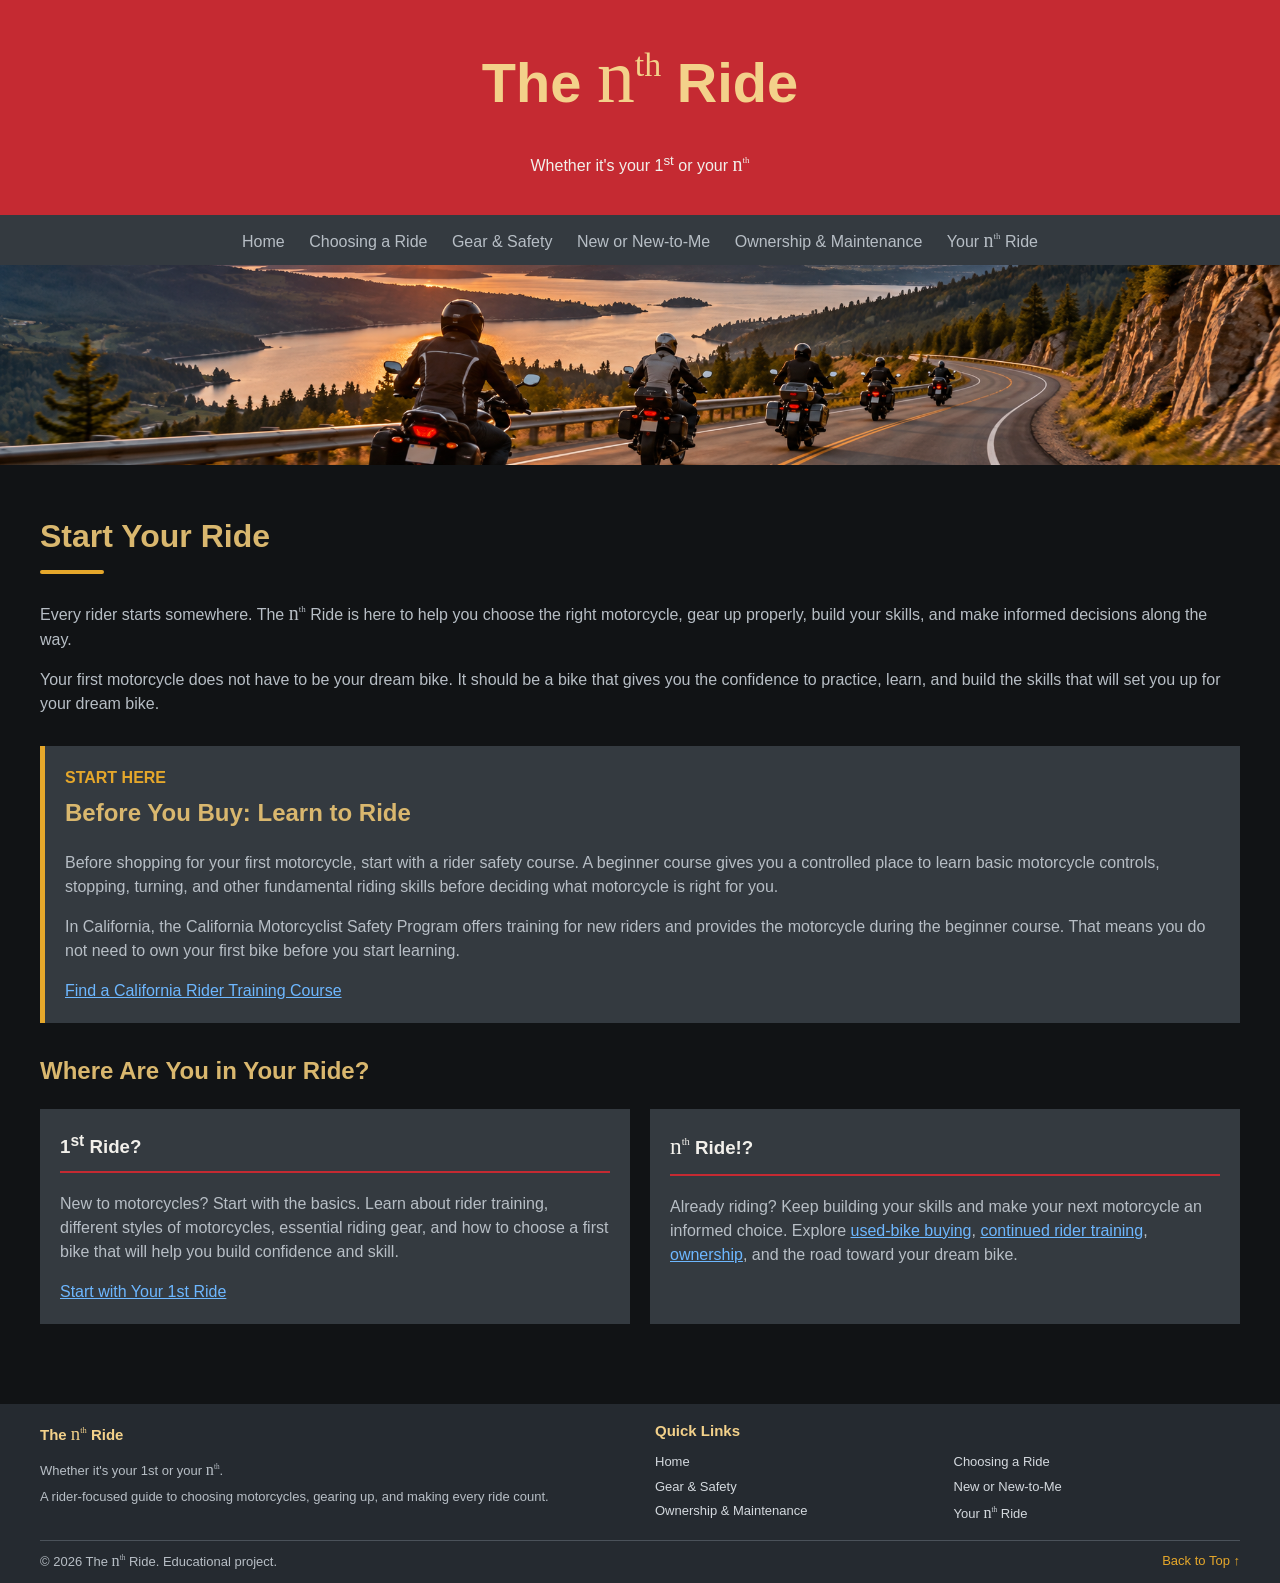
<file: index.html>
<!DOCTYPE html>
<html lang="en">

<head>
    <title>The nth Ride</title>
    <meta charset="utf-8">
    <meta name="viewport" content="width=device-width, initial-scale=1.0">
    <meta name="description" content="The nth Ride helps new and experienced motorcycle riders choose motorcycles, riding gear, buying strategies, and maintenance practices as their skills grow.">
    <meta name="keywords" content="motorcycles, beginner motorcycles, motorcycle riding, motorcycle gear, motorcycle buying, motorcycle maintenance">
    <link rel="stylesheet" href="css/nthride.css">
</head>


<script async src="https://www.googletagmanager.com/gtag/js?id=G-GZQXSCLF9H"></script>
<script>
  window.dataLayer = window.dataLayer || [];
  function gtag(){dataLayer.push(arguments);}
  gtag("js", new Date());
  gtag("config", "G-GZQXSCLF9H");
</script>
  

<body>

    <header>
        
    <h1 class="site-title">
    The <span class="script-nth">n<sup>th</sup></span> Ride
    </h1>

        <p>Whether it's your 1<sup>st</sup> or your <span class="script-nth">n<sup>th</sup></span></p>
    </header>

    <nav>
        <a href="index.html">Home</a>
        <a href="rides.html">Choosing a Ride</a>
        <a href="gear.html">Gear &amp; Safety</a>
        <a href="used.html">New or New-to-Me</a>
        <a href="maintenance.html">Ownership &amp; Maintenance</a>
        <a href="nthride.html">Your <span class="script-nth">n<sup>th</sup></span> Ride</a>
    </nav>

    <div class="ride-banner">
        <img src="images/Banner.png" alt="Motorcyclists riding together along a scenic mountain road">
    </div>

    <main>

        <section>
            <h1>Start Your Ride</h1>

            <p>
                Every rider starts somewhere. The <span class="script-nth">n<sup>th</sup></span> Ride is here to help
                you choose the right motorcycle, gear up properly, build your skills,
                and make informed decisions along the way.
            </p>

            <p>
                Your first motorcycle does not have to be your dream bike. It should
                be a bike that gives you the confidence to practice, learn, and build
                the skills that will set you up for your dream bike.
            </p>
        </section>

        <section class="start-here">
            <p class="step-label">START HERE</p>

            <h2>Before You Buy: Learn to Ride</h2>

            <p>
                Before shopping for your first motorcycle, start with a rider safety
                course. A beginner course gives you a controlled place to learn basic
                motorcycle controls, stopping, turning, and other fundamental riding
                skills before deciding what motorcycle is right for you.
            </p>

            <p>
                In California, the California Motorcyclist Safety Program offers
                training for new riders and provides the motorcycle during the
                beginner course. That means you do not need to own your first bike
                before you start learning.
            </p>

            <a href="https://motorcyclesafetyca.com/new-riders/">
                Find a California Rider Training Course
            </a>
        </section>

        <section class="ride-paths">
            <h2>Where Are You in Your Ride?</h2>

            <div class="path-container">

                
<div class="path">
    <h3>1<sup>st</sup> Ride?</h3>

    <p>
        New to motorcycles? Start with the basics. Learn about rider
        training, different styles of motorcycles, essential riding
        gear, and how to choose a first bike that will help you build
        confidence and skill.
    </p>

    <a href="rides.html#first-rides">
        Start with Your 1st Ride
    </a>
</div>

<div class="path">
    <h3><span class="script-nth">n<sup>th</sup></span> Ride!?</h3>

    <p>
        Already riding? Keep building your skills and make your next
        motorcycle an informed choice. Explore
        <a href="used.html">used-bike buying</a>,
        <a href="nthride.html">continued rider training</a>,
        <a href="maintenance.html">ownership</a>,
        and the road toward your dream bike.
    </p>
</div>


            </div>
        </section>

    </main>

    <footer class="site-footer">
    <div class="footer-content">
        <div>
            <h3>The <span class="script-nth">n<sup>th</sup></span> Ride</h3>
            <p>Whether it's your 1st or your <span class="script-nth">n<sup>th</sup></span>.</p>
            <p>A rider-focused guide to choosing motorcycles,
               gearing up, and making every ride count.</p>
        </div>

        <div>
            <h3>Quick Links</h3>
            <ul>
                <li><a href="index.html">Home</a></li>
                <li><a href="rides.html">Choosing a Ride</a></li>
                <li><a href="gear.html">Gear &amp; Safety</a></li>
                <li><a href="used.html">New or New-to-Me</a></li>
                <li><a href="maintenance.html">Ownership &amp; Maintenance</a></li>
                <li><a href="nthride.html">Your <span class="script-nth">n<sup>th</sup></span> Ride</a></li>
            </ul>
        </div>
    </div>

    <div class="footer-bottom">
        <p>&copy; 2026 The <span class="script-nth">n<sup>th</sup></span> Ride. Educational project.</p>
        <a href="#">Back to Top &uarr;</a>
    </div>
</footer>

</body>

</html>
</file>
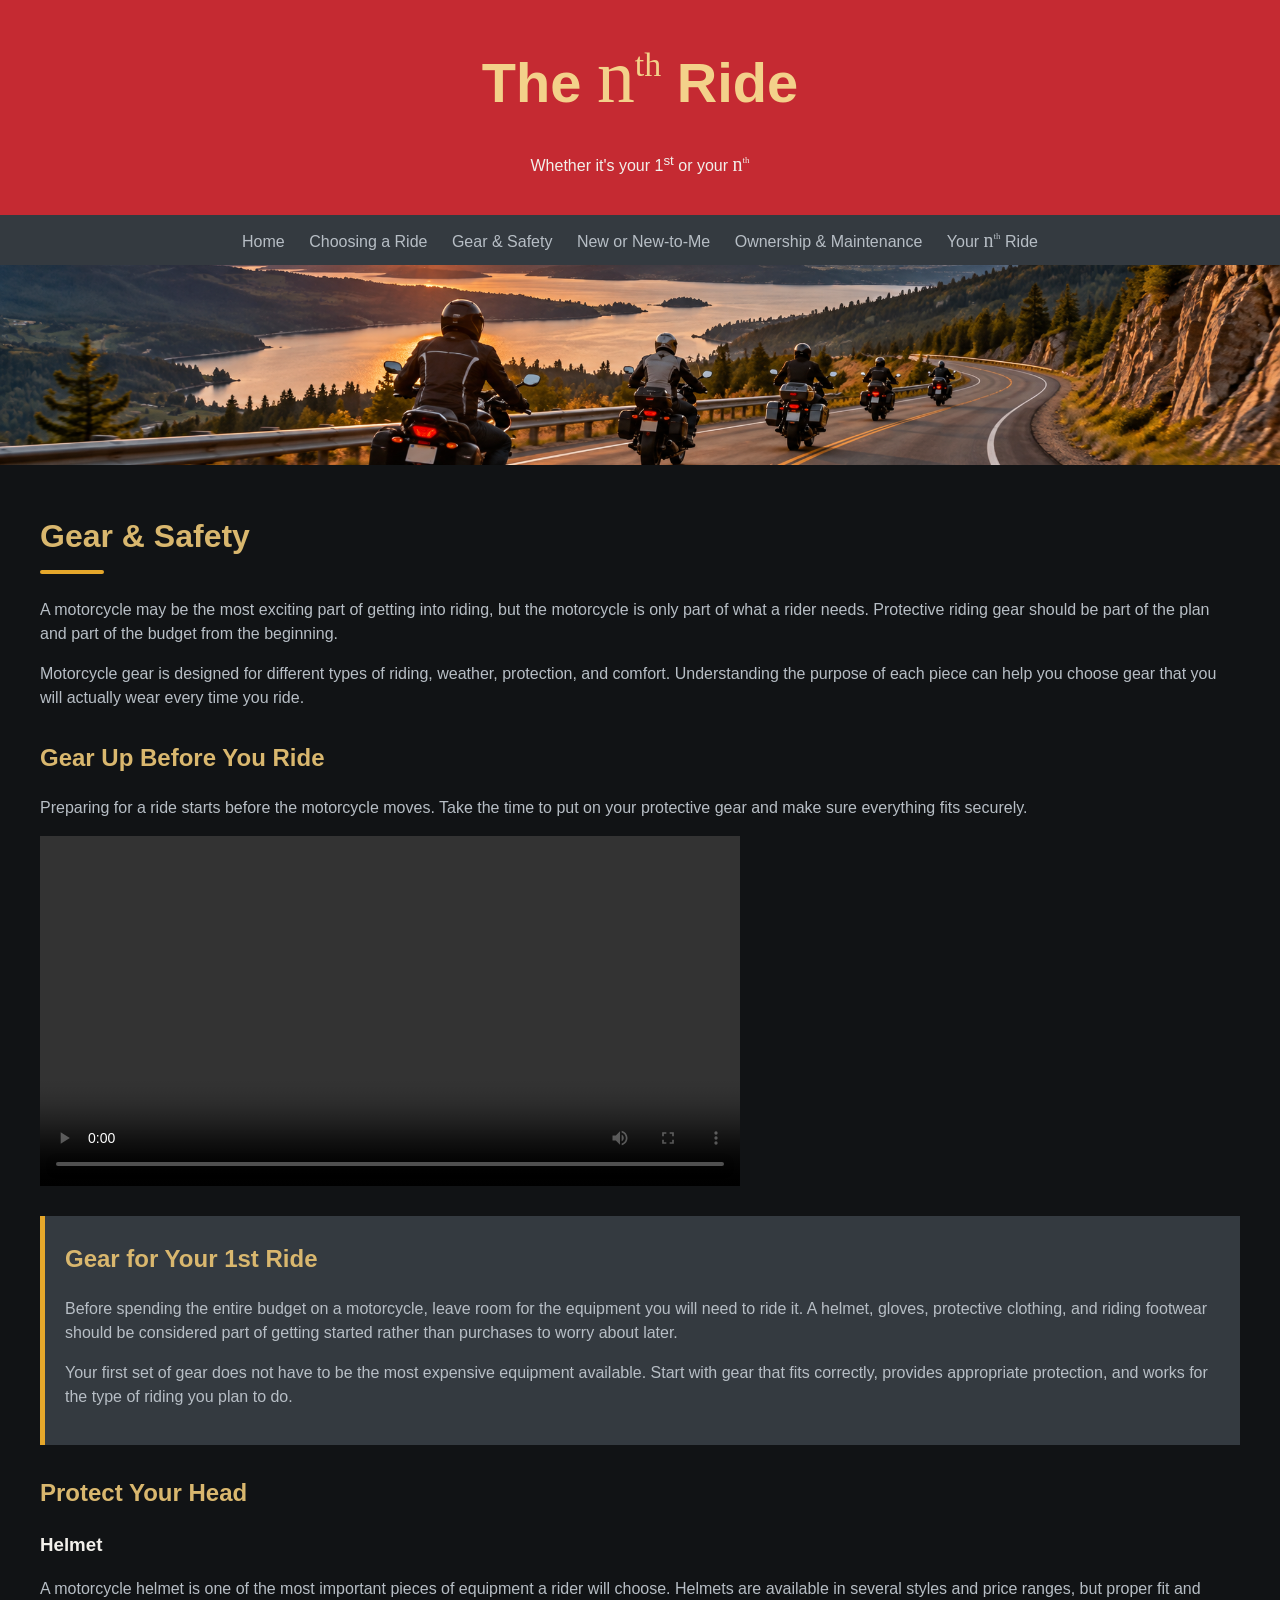
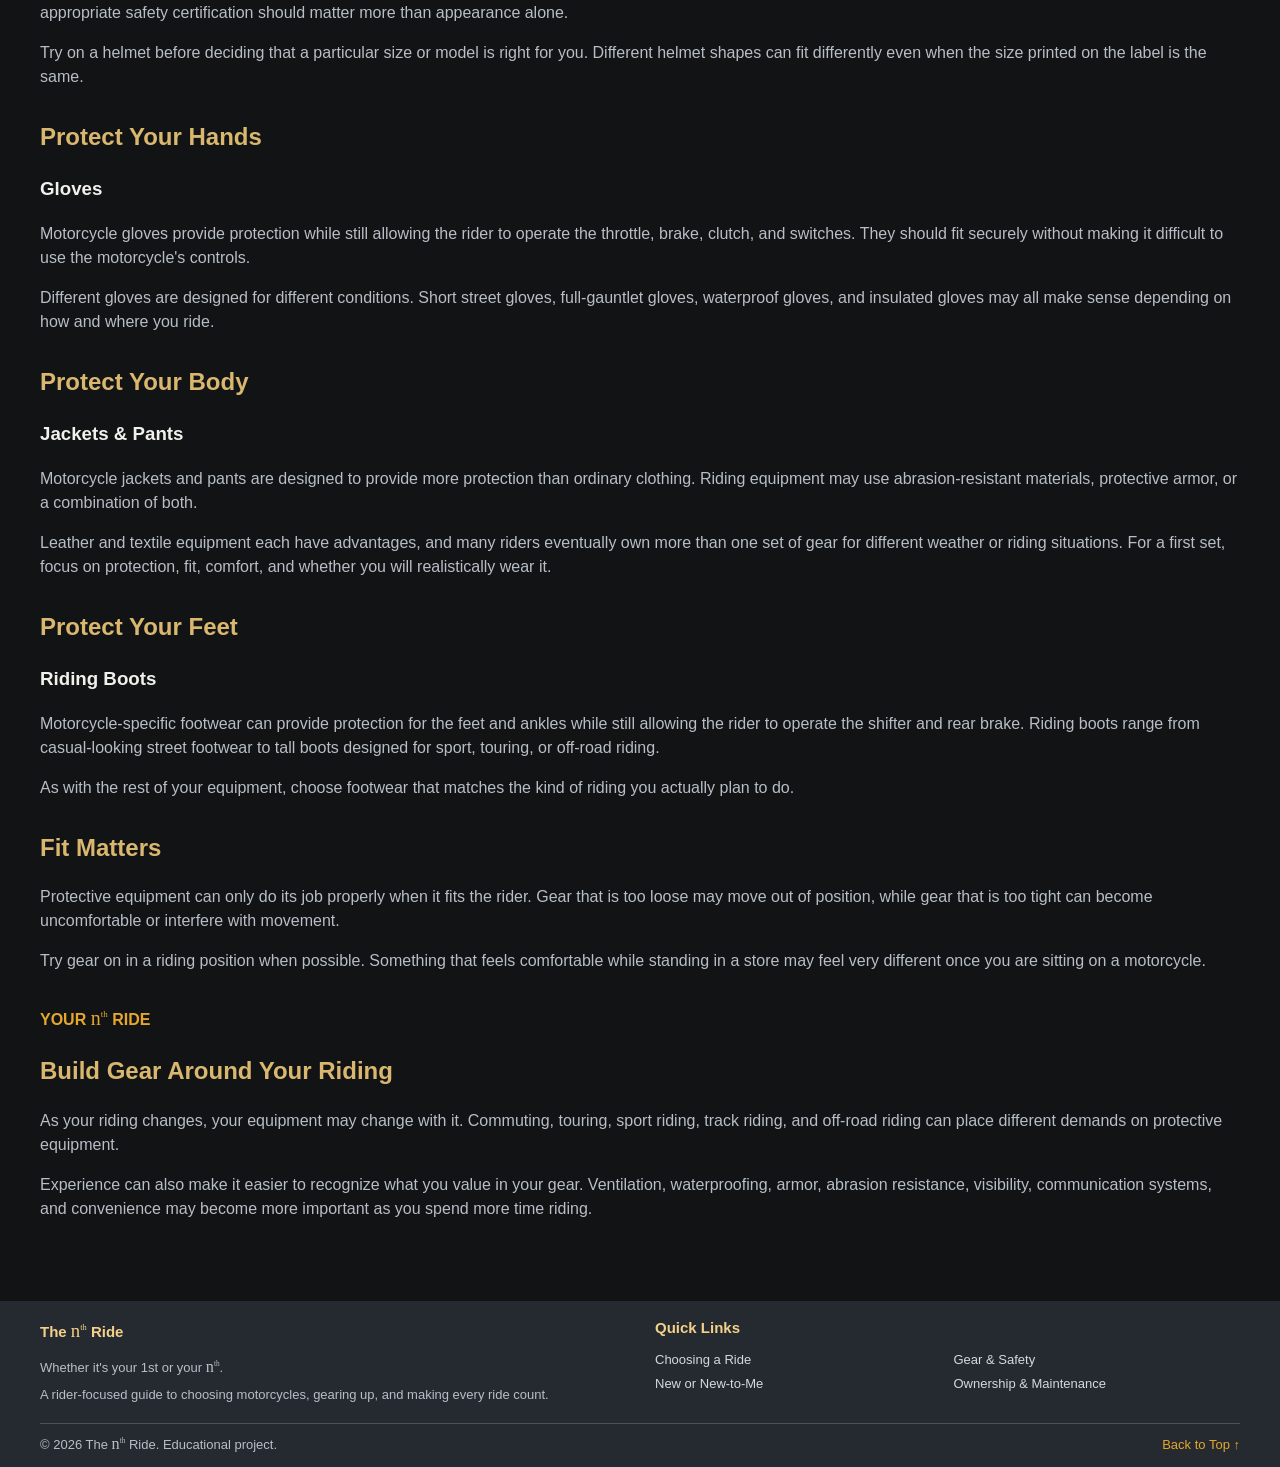
<file: gear.html>
<!DOCTYPE html>
<html lang="en">

<head>
    <title>Gear &amp; Safety | The nth Ride</title>
    <meta charset="utf-8">
    <meta name="viewport" content="width=device-width, initial-scale=1.0">
    <meta name="description" content="Learn the essential motorcycle riding gear every rider should consider, including helmets, jackets, gloves, pants, boots, and protective equipment.">
    <meta name="keywords" content="motorcycle gear, motorcycle helmet, motorcycle jacket, motorcycle gloves, motorcycle boots, motorcycle safety gear">
    <link rel="stylesheet" href="css/nthride.css">
</head>


<script async src="https://www.googletagmanager.com/gtag/js?id=G-GZQXSCLF9H"></script>
<script>
  window.dataLayer = window.dataLayer || [];
  function gtag(){dataLayer.push(arguments);}
  gtag("js", new Date());
  gtag("config", "G-GZQXSCLF9H");
</script>
  

<body>

    <header>
        <h1 class="site-title">
            The <span class="script-nth">n<sup>th</sup></span> Ride
        </h1>
        <p>Whether it's your 1<sup>st</sup> or your <span class="script-nth">n<sup>th</sup></span></p>
    </header>

    <nav>

        <a href="index.html">Home</a>
        <a href="rides.html">Choosing a Ride</a>
        <a href="gear.html">Gear &amp; Safety</a>
        <a href="used.html">New or New-to-Me</a>
        <a href="maintenance.html">Ownership &amp; Maintenance</a>
        <a href="nthride.html">Your <span class="script-nth">n<sup>th</sup></span> Ride</a>
    </nav>

    <div class="ride-banner">
        <img src="images/Banner.png" alt="Motorcyclists riding together along a scenic mountain road at sunset">
    </div>

    <main>

        <section>
            <h1>Gear &amp; Safety</h1>

            <p>
                A motorcycle may be the most exciting part of getting into riding,
                but the motorcycle is only part of what a rider needs. Protective
                riding gear should be part of the plan and part of the budget from
                the beginning.
            </p>

            <p>
                Motorcycle gear is designed for different types of riding, weather,
                protection, and comfort. Understanding the purpose of each piece can
                help you choose gear that you will actually wear every time you ride.
            </p>
        </section>

        <section class="safety-video">
            <h2>Gear Up Before You Ride</h2>

            <p>
                Preparing for a ride starts before the motorcycle moves. Take the time
                to put on your protective gear and make sure everything fits securely.
            </p>

            <video controls>
                <source src="videos/motorcycle-rider-gearing-up.mp4" type="video/mp4">
                Your browser does not support the video element.
            </video>
        </section>

        <section class="start-here">
            <h2>Gear for Your 1st Ride</h2>

            <p>
                Before spending the entire budget on a motorcycle, leave room for
                the equipment you will need to ride it. A helmet, gloves, protective
                clothing, and riding footwear should be considered part of getting
                started rather than purchases to worry about later.
            </p>

            <p>
                Your first set of gear does not have to be the most expensive equipment
                available. Start with gear that fits correctly, provides appropriate
                protection, and works for the type of riding you plan to do.
            </p>
        </section>


        <section>
            <h2>Protect Your Head</h2>

            <h3>Helmet</h3>

            <p>
                A motorcycle helmet is one of the most important pieces of equipment
                a rider will choose. Helmets are available in several styles and price
                ranges, but proper fit and appropriate safety certification should
                matter more than appearance alone.
            </p>

            <p>
                Try on a helmet before deciding that a particular size or model is
                right for you. Different helmet shapes can fit differently even when
                the size printed on the label is the same.
            </p>
        </section>


        <section>
            <h2>Protect Your Hands</h2>

            <h3>Gloves</h3>

            <p>
                Motorcycle gloves provide protection while still allowing the rider
                to operate the throttle, brake, clutch, and switches. They should fit
                securely without making it difficult to use the motorcycle's controls.
            </p>

            <p>
                Different gloves are designed for different conditions. Short street
                gloves, full-gauntlet gloves, waterproof gloves, and insulated gloves
                may all make sense depending on how and where you ride.
            </p>
        </section>


        <section>
            <h2>Protect Your Body</h2>

            <h3>Jackets &amp; Pants</h3>

            <p>
                Motorcycle jackets and pants are designed to provide more protection
                than ordinary clothing. Riding equipment may use abrasion-resistant
                materials, protective armor, or a combination of both.
            </p>

            <p>
                Leather and textile equipment each have advantages, and many riders
                eventually own more than one set of gear for different weather or
                riding situations. For a first set, focus on protection, fit, comfort,
                and whether you will realistically wear it.
            </p>
        </section>


        <section>
            <h2>Protect Your Feet</h2>

            <h3>Riding Boots</h3>

            <p>
                Motorcycle-specific footwear can provide protection for the feet and
                ankles while still allowing the rider to operate the shifter and rear
                brake. Riding boots range from casual-looking street footwear to tall
                boots designed for sport, touring, or off-road riding.
            </p>

            <p>
                As with the rest of your equipment, choose footwear that matches the
                kind of riding you actually plan to do.
            </p>
        </section>


        <section>
            <h2>Fit Matters</h2>

            <p>
                Protective equipment can only do its job properly when it fits the
                rider. Gear that is too loose may move out of position, while gear
                that is too tight can become uncomfortable or interfere with movement.
            </p>

            <p>
                Try gear on in a riding position when possible. Something that feels
                comfortable while standing in a store may feel very different once
                you are sitting on a motorcycle.
            </p>
        </section>


        <section id="nth-gear">
            <p class="step-label">YOUR <span class="script-nth">n<sup>th</sup></span> RIDE</p>

            <h2>Build Gear Around Your Riding</h2>

            <p>
                As your riding changes, your equipment may change with it. Commuting,
                touring, sport riding, track riding, and off-road riding can place
                different demands on protective equipment.
            </p>

            <p>
                Experience can also make it easier to recognize what you value in
                your gear. Ventilation, waterproofing, armor, abrasion resistance,
                visibility, communication systems, and convenience may become more
                important as you spend more time riding.
            </p>
        </section>

    </main>

    
<footer class="site-footer">
    <div class="footer-content">
        <div>
            <h3>The <span class="script-nth">n<sup>th</sup></span> Ride</h3>
            <p>Whether it's your 1st or your <span class="script-nth">n<sup>th</sup></span>.</p>
            <p>A rider-focused guide to choosing motorcycles,
               gearing up, and making every ride count.</p>
        </div>

        <div>
            <h3>Quick Links</h3>
            <ul>
                <li><a href="rides.html">Choosing a Ride</a></li>
                <li><a href="gear.html">Gear &amp; Safety</a></li>
                <li><a href="used.html">New or New-to-Me</a></li>
                <li><a href="maintenance.html">Ownership &amp; Maintenance</a></li>
            </ul>
        </div>
    </div>

    <div class="footer-bottom">
        <p>&copy; 2026 The <span class="script-nth">n<sup>th</sup></span> Ride. Educational project.</p>
        <a href="#">Back to Top &uarr;</a>
    </div>
</footer>


</body>

</html>
</file>
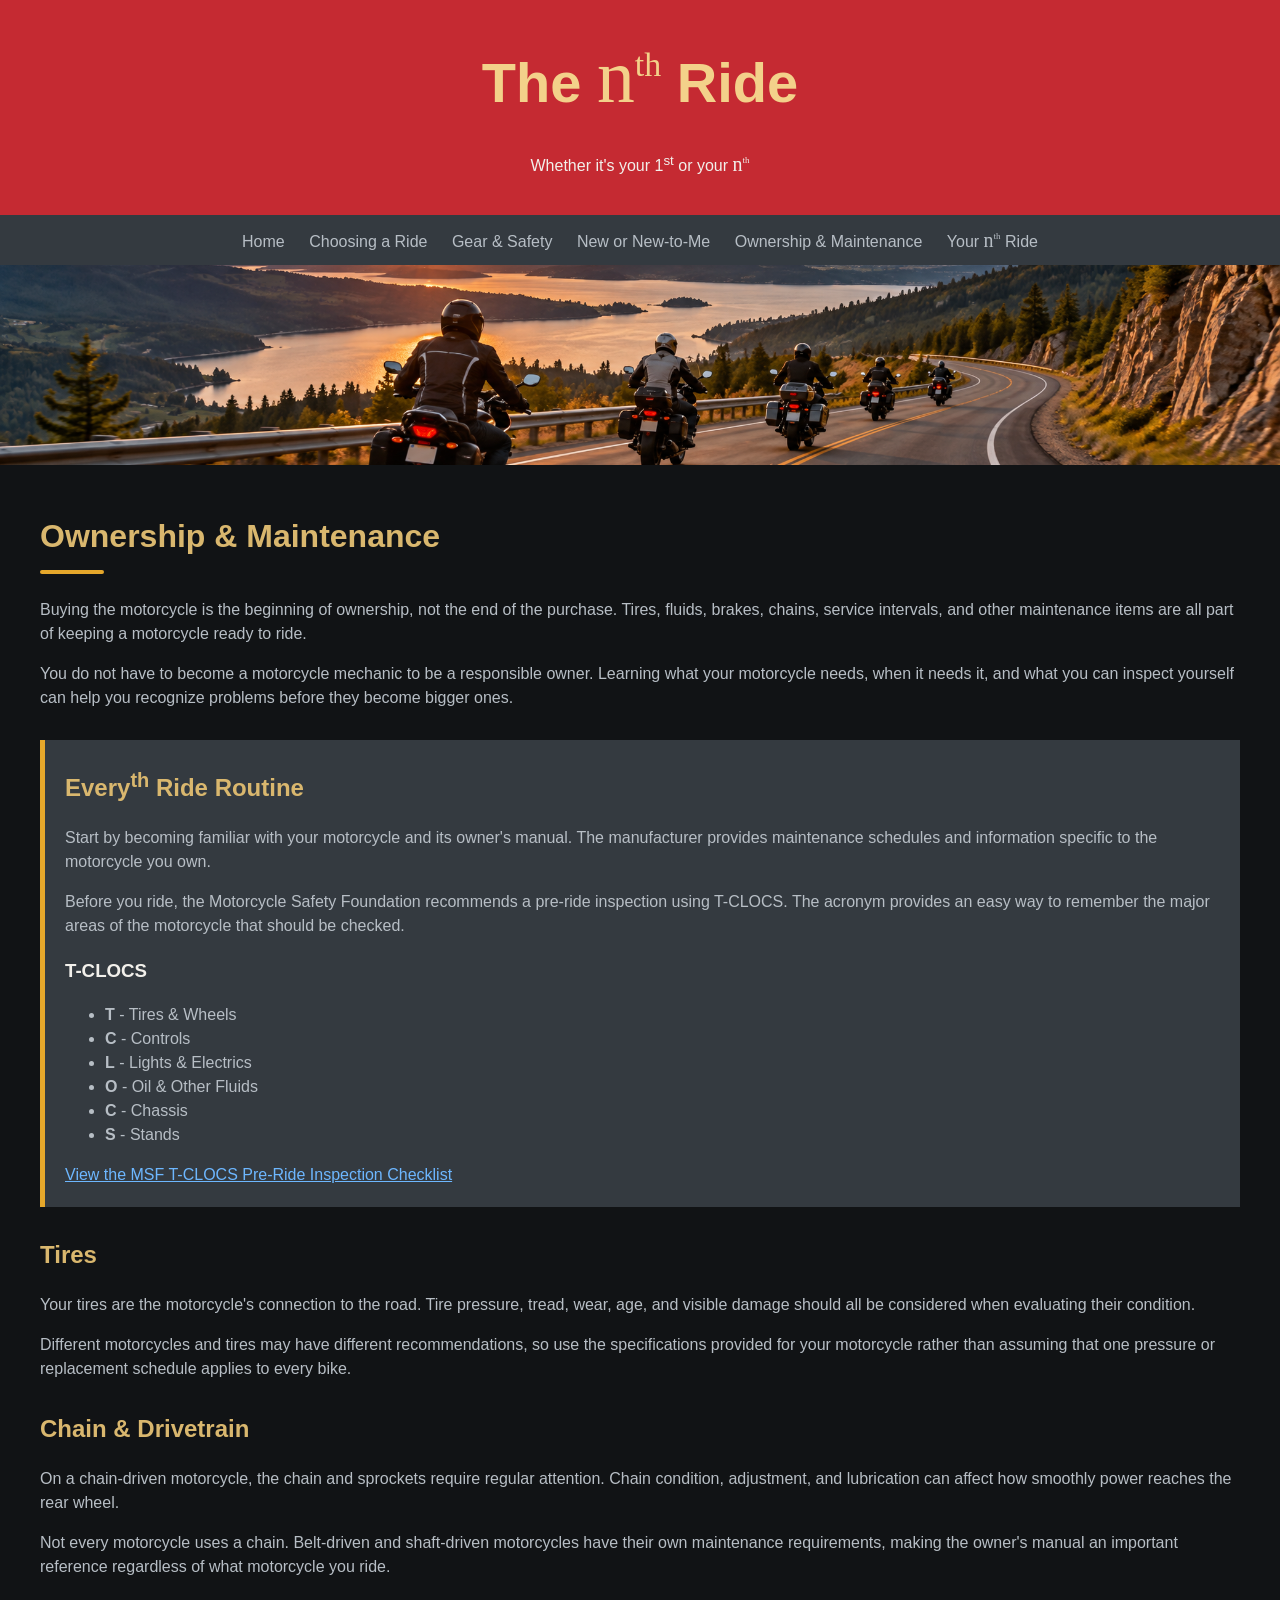
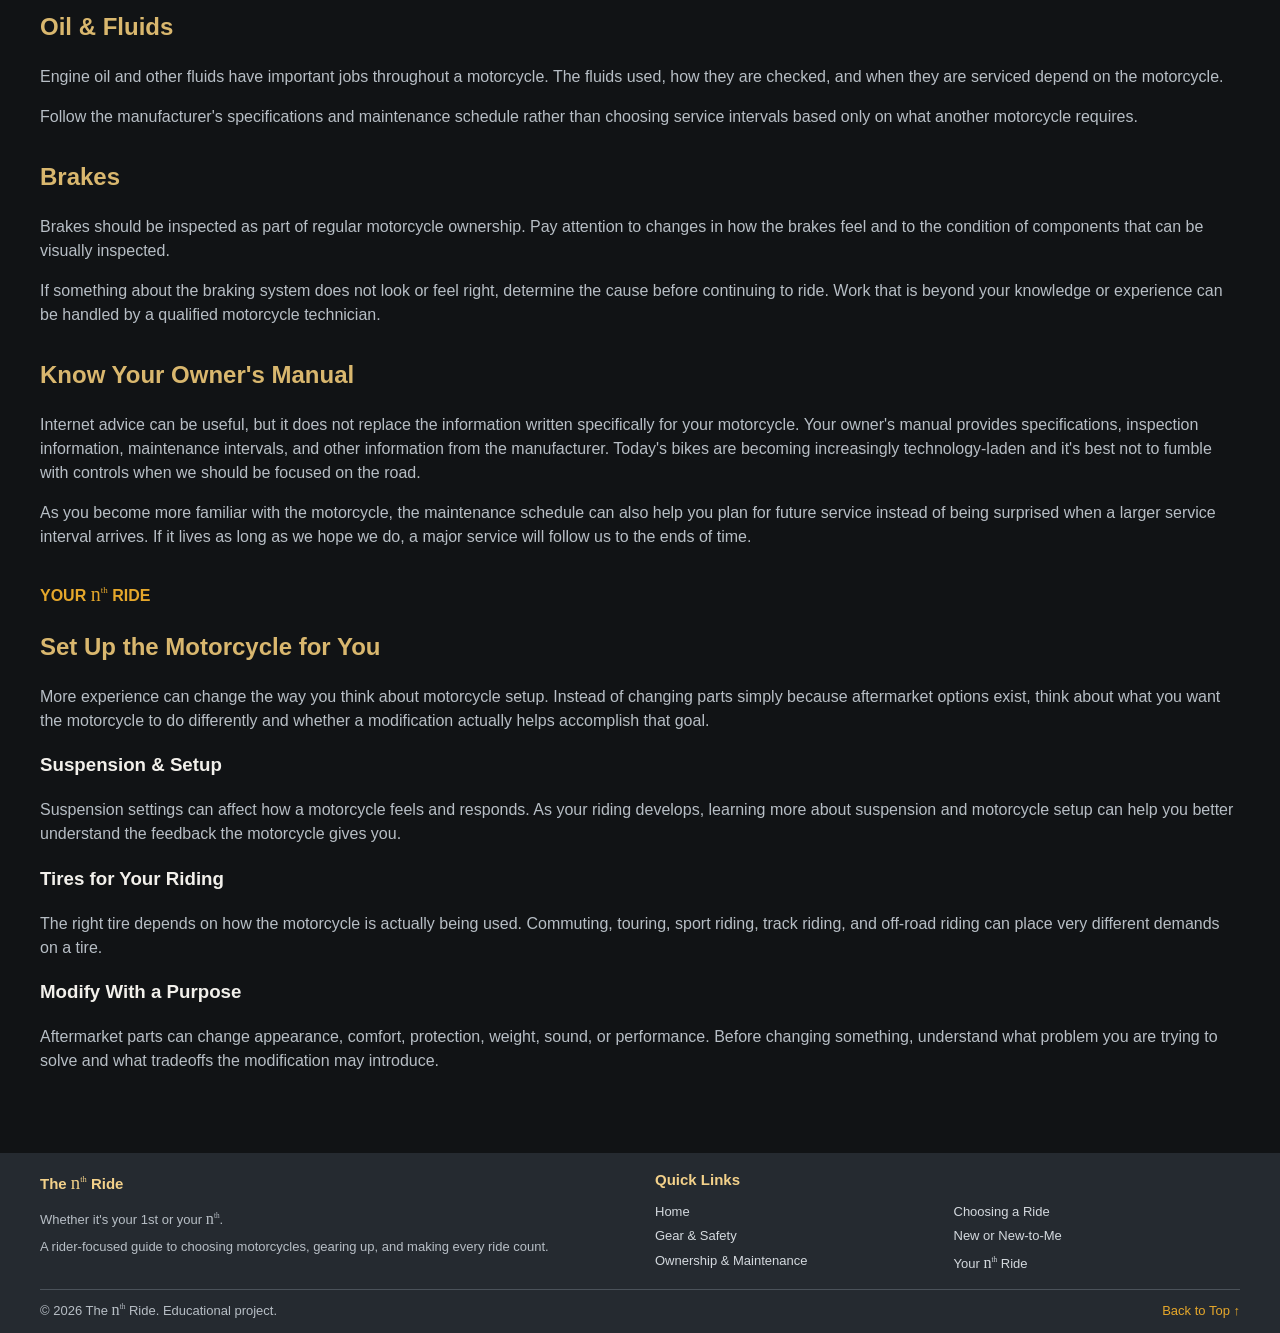
<file: maintenance.html>
<!DOCTYPE html>
<html lang="en">

<head>
    <title>Ownership &amp; Maintenance | The nth Ride</title>
    <meta charset="utf-8">
    <meta name="viewport" content="width=device-width, initial-scale=1.0">
    <meta name="description" content="Learn essential motorcycle maintenance practices, including routine inspections, tires, chain care, fluids, brakes, and basic upkeep for safer riding.">
    <meta name="keywords" content="motorcycle maintenance, motorcycle inspection, motorcycle tires, motorcycle chain maintenance, motorcycle fluids, motorcycle brakes">
    <link rel="stylesheet" href="css/nthride.css">
</head>


<script async src="https://www.googletagmanager.com/gtag/js?id=G-GZQXSCLF9H"></script>
<script>
  window.dataLayer = window.dataLayer || [];
  function gtag(){dataLayer.push(arguments);}
  gtag("js", new Date());
  gtag("config", "G-GZQXSCLF9H");
</script>
  

<body>

    <header>
        
    <h1 class="site-title">
    The <span class="script-nth">n<sup>th</sup></span> Ride
    </h1>

        <p>Whether it's your 1<sup>st</sup> or your <span class="script-nth">n<sup>th</sup></span></p>
    </header>

    <nav>
        <a href="index.html">Home</a>
        <a href="rides.html">Choosing a Ride</a>
        <a href="gear.html">Gear &amp; Safety</a>
        <a href="used.html">New or New-to-Me</a>
        <a href="maintenance.html">Ownership &amp; Maintenance</a>
        <a href="nthride.html">Your <span class="script-nth">n<sup>th</sup></span> Ride</a>
    </nav>

    <div class="ride-banner">
        <img src="images/Banner.png" alt="Motorcyclists riding together along a scenic mountain road at sunset">
    </div>

    <main>

        <section>
            <h1>Ownership &amp; Maintenance</h1>

            <p>
                Buying the motorcycle is the beginning of ownership, not the end of
                the purchase. Tires, fluids, brakes, chains, service intervals, and
                other maintenance items are all part of keeping a motorcycle ready
                to ride.
            </p>

            <p>
                You do not have to become a motorcycle mechanic to be a responsible
                owner. Learning what your motorcycle needs, when it needs it, and what
                you can inspect yourself can help you recognize problems before they
                become bigger ones.
            </p>
        </section>


        <section class="start-here">
            <h2>Every<sup>th</sup> Ride Routine</h2>

            <p>
                Start by becoming familiar with your motorcycle and its owner's
                manual. The manufacturer provides maintenance schedules and
                information specific to the motorcycle you own.
            </p>

            <p>
                Before you ride, the Motorcycle Safety Foundation recommends a
                pre-ride inspection using T-CLOCS. The acronym provides an easy way
                to remember the major areas of the motorcycle that should be checked.
            </p>

            <h3>T-CLOCS</h3>

            <ul>
                <li><strong>T</strong> - Tires &amp; Wheels</li>
                <li><strong>C</strong> - Controls</li>
                <li><strong>L</strong> - Lights &amp; Electrics</li>
                <li><strong>O</strong> - Oil &amp; Other Fluids</li>
                <li><strong>C</strong> - Chassis</li>
                <li><strong>S</strong> - Stands</li>
            </ul>

            <a href="https://msf-usa.org/documents/library/t-clocs-pre-ride-inspection-checklist/">
                View the MSF T-CLOCS Pre-Ride Inspection Checklist
            </a>
        </section>


        <section>
            <h2>Tires</h2>

            <p>
                Your tires are the motorcycle's connection to the road. Tire pressure,
                tread, wear, age, and visible damage should all be considered when
                evaluating their condition.
            </p>

            <p>
                Different motorcycles and tires may have different recommendations,
                so use the specifications provided for your motorcycle rather than
                assuming that one pressure or replacement schedule applies to every
                bike.
            </p>
        </section>


        <section>
            <h2>Chain &amp; Drivetrain</h2>

            <p>
                On a chain-driven motorcycle, the chain and sprockets require regular
                attention. Chain condition, adjustment, and lubrication can affect
                how smoothly power reaches the rear wheel.
            </p>

            <p>
                Not every motorcycle uses a chain. Belt-driven and shaft-driven
                motorcycles have their own maintenance requirements, making the
                owner's manual an important reference regardless of what motorcycle
                you ride.
            </p>
        </section>


        <section>
            <h2>Oil &amp; Fluids</h2>

            <p>
                Engine oil and other fluids have important jobs throughout a
                motorcycle. The fluids used, how they are checked, and when they are
                serviced depend on the motorcycle.
            </p>

            <p>
                Follow the manufacturer's specifications and maintenance schedule
                rather than choosing service intervals based only on what another
                motorcycle requires.
            </p>
        </section>


        <section>
            <h2>Brakes</h2>

            <p>
                Brakes should be inspected as part of regular motorcycle ownership.
                Pay attention to changes in how the brakes feel and to the condition
                of components that can be visually inspected.
            </p>

            <p>
                If something about the braking system does not look or feel right,
                determine the cause before continuing to ride. Work that is beyond
                your knowledge or experience can be handled by a qualified motorcycle
                technician.
            </p>
        </section>


        <section>
            <h2>Know Your Owner's Manual</h2>

            <p>
                Internet advice can be useful, but it does not replace the information
                written specifically for your motorcycle. Your owner's manual provides
                specifications, inspection information, maintenance intervals, and
                other information from the manufacturer. Today's bikes are becoming increasingly
		technology-laden and it's best not to fumble with controls when we should be 
		focused on the road.
            </p>

            <p>
                As you become more familiar with the motorcycle, the maintenance
                schedule can also help you plan for future service instead of being
                surprised when a larger service interval arrives. If it lives as long as we hope we
		do, a major service will follow us to the ends of time.
            </p>
        </section>


        <section id="nth-maintenance">
            <p class="step-label">YOUR <span class="script-nth">n<sup>th</sup></span> RIDE</p>

            <h2>Set Up the Motorcycle for You</h2>

            <p>
                More experience can change the way you think about motorcycle setup.
                Instead of changing parts simply because aftermarket options exist,
                think about what you want the motorcycle to do differently and whether
                a modification actually helps accomplish that goal.
            </p>

            <h3>Suspension &amp; Setup</h3>

            <p>
                Suspension settings can affect how a motorcycle feels and responds.
                As your riding develops, learning more about suspension and motorcycle
                setup can help you better understand the feedback the motorcycle gives
                you.
            </p>

            <h3>Tires for Your Riding</h3>

            <p>
                The right tire depends on how the motorcycle is actually being used.
                Commuting, touring, sport riding, track riding, and off-road riding
                can place very different demands on a tire.
            </p>

            <h3>Modify With a Purpose</h3>

            <p>
                Aftermarket parts can change appearance, comfort, protection, weight,
                sound, or performance. Before changing something, understand what
                problem you are trying to solve and what tradeoffs the modification
                may introduce.
            </p>
        </section>

    </main>

<footer class="site-footer">
    <div class="footer-content">
        <div>
            <h3>The <span class="script-nth">n<sup>th</sup></span> Ride</h3>
            <p>Whether it's your 1st or your <span class="script-nth">n<sup>th</sup></span>.</p>
            <p>A rider-focused guide to choosing motorcycles,
               gearing up, and making every ride count.</p>
        </div>

        <div>
            <h3>Quick Links</h3>
            <ul>
                <li><a href="index.html">Home</a></li>
                <li><a href="rides.html">Choosing a Ride</a></li>
                <li><a href="gear.html">Gear &amp; Safety</a></li>
                <li><a href="used.html">New or New-to-Me</a></li>
                <li><a href="maintenance.html">Ownership &amp; Maintenance</a></li>
                <li><a href="nthride.html">Your <span class="script-nth">n<sup>th</sup></span> Ride</a></li>
            </ul>
        </div>
    </div>

    <div class="footer-bottom">
        <p>&copy; 2026 The <span class="script-nth">n<sup>th</sup></span> Ride. Educational project.</p>
        <a href="#">Back to Top &uarr;</a>
    </div>
</footer>

</body>

</html>
</file>
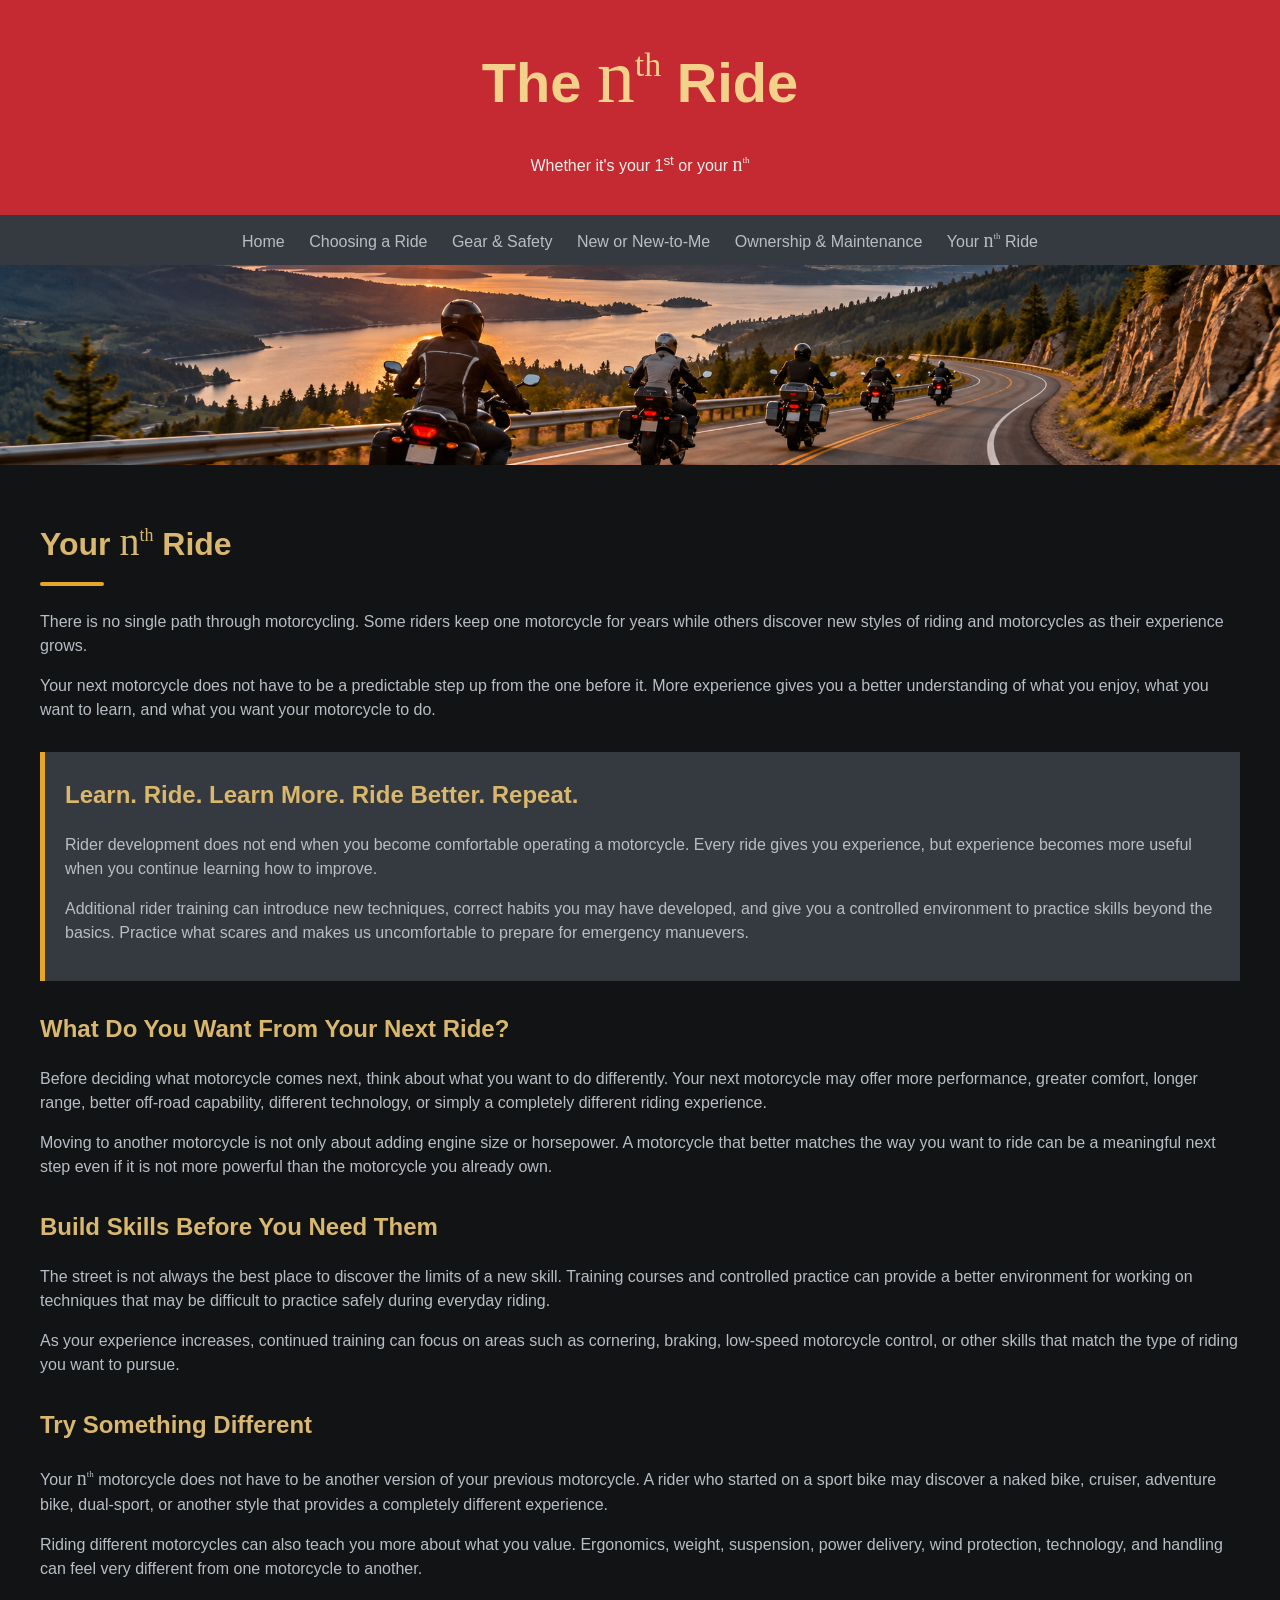
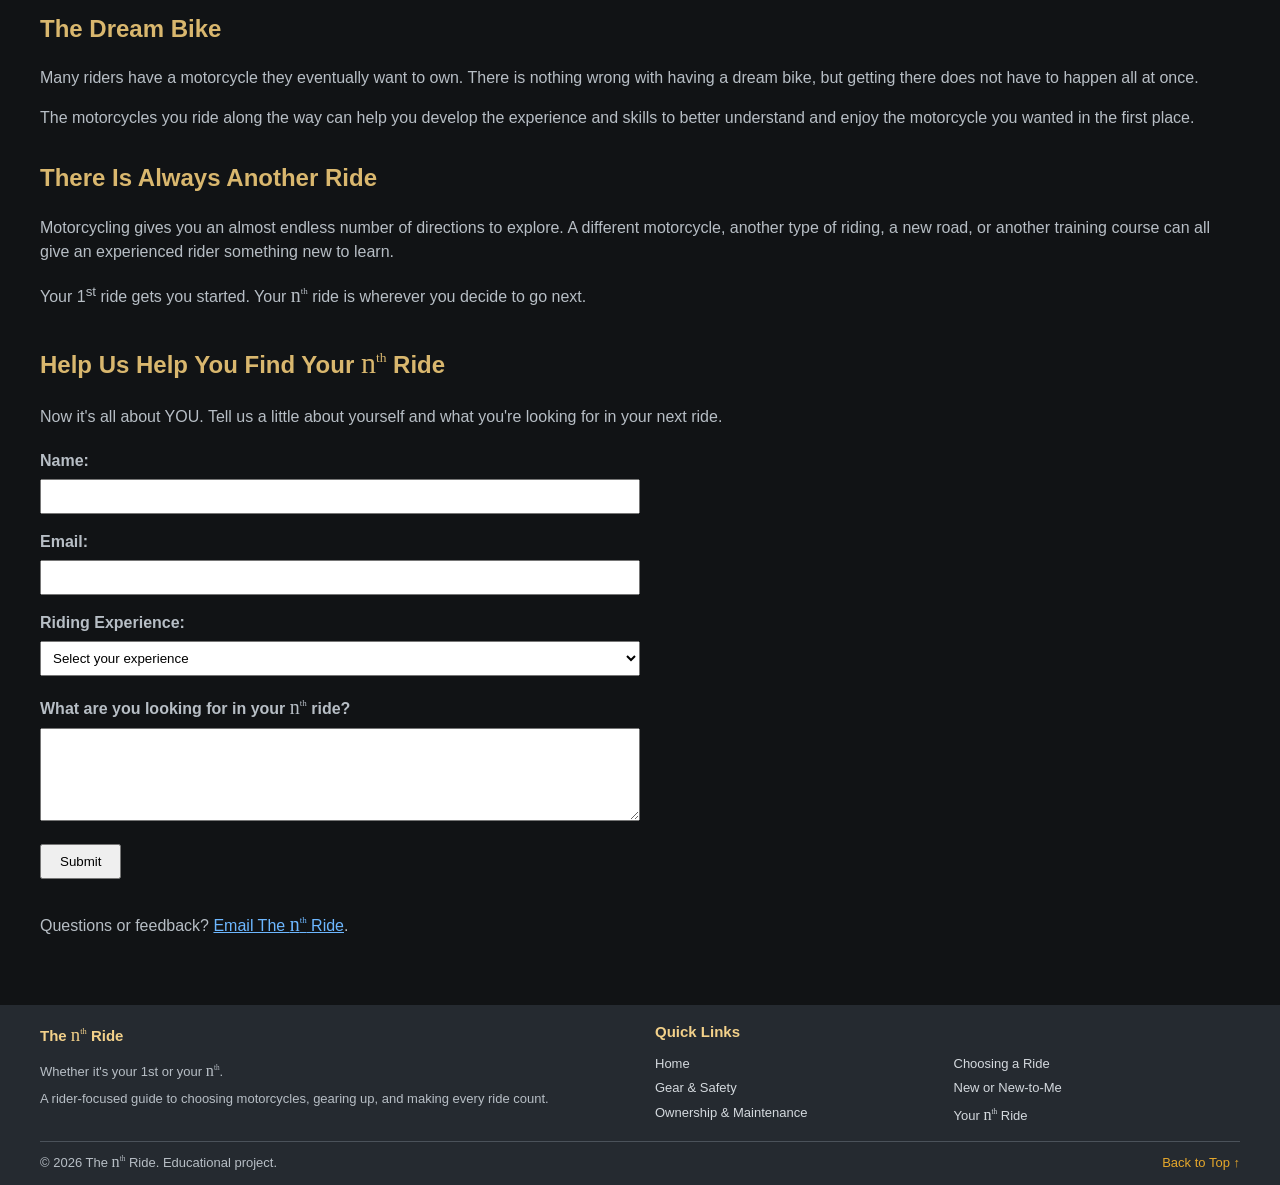
<file: nthride.html>
<!DOCTYPE html>
<html lang="en">

<head>
    <title>Your nth Ride | The nth Ride</title>
    <meta charset="utf-8">
    <meta name="viewport" content="width=device-width, initial-scale=1.0">
    <meta name="description" content="Learn the story and purpose behind The nth Ride, a motorcycle resource designed to help riders make informed choices as their experience and riding goals evolve.">
    <meta name="keywords" content="The nth Ride, motorcycle riders, motorcycle experience, motorcycle journey, rider education, motorcycle resources">
    <link rel="stylesheet" href="css/nthride.css">
</head>


<script async src="https://www.googletagmanager.com/gtag/js?id=G-GZQXSCLF9H"></script>
<script>
  window.dataLayer = window.dataLayer || [];
  function gtag(){dataLayer.push(arguments);}
  gtag("js", new Date());
  gtag("config", "G-GZQXSCLF9H");
</script>
  

<body>

    <header>
        
    <h1 class="site-title">
    The <span class="script-nth">n<sup>th</sup></span> Ride
    </h1>

        <p>Whether it's your 1<sup>st</sup> or your <span class="script-nth">n<sup>th</sup></span></p>
    </header>

    <nav>
        <a href="index.html">Home</a>
        <a href="rides.html">Choosing a Ride</a>
        <a href="gear.html">Gear &amp; Safety</a>
        <a href="used.html">New or New-to-Me</a>
        <a href="maintenance.html">Ownership &amp; Maintenance</a>
        <a href="nthride.html">Your <span class="script-nth">n<sup>th</sup></span> Ride</a>
    </nav>

    <div class="ride-banner">
        <img src="images/Banner.png" alt="Motorcyclists riding together along a scenic mountain road">
    </div>

    <main>

        <section>
            <h1>Your <span class="script-nth">n<sup>th</sup></span> Ride</h1>

            <p>
                There is no single path through motorcycling. Some riders keep one
                motorcycle for years while others discover new styles of riding and
                motorcycles as their experience grows.
            </p>

            <p>
                Your next motorcycle does not have to be a predictable step up from
                the one before it. More experience gives you a better understanding
                of what you enjoy, what you want to learn, and what you want your
                motorcycle to do.
            </p>
        </section>


        <section class="start-here">
            <h2>Learn. Ride. Learn More. Ride Better. Repeat.</h2>

            <p>
                Rider development does not end when you become comfortable operating
                a motorcycle. Every ride gives you experience, but experience becomes
                more useful when you continue learning how to improve.
            </p>

            <p>
                Additional rider training can introduce new techniques, correct habits
                you may have developed, and give you a controlled environment to
                practice skills beyond the basics. Practice what scares and makes us uncomfortable
		to prepare for emergency manuevers.
            </p>
        </section>


        <section>
            <h2>What Do You Want From Your Next Ride?</h2>

            <p>
                Before deciding what motorcycle comes next, think about what you want
                to do differently. Your next motorcycle may offer more performance,
                greater comfort, longer range, better off-road capability, different
                technology, or simply a completely different riding experience.
            </p>

            <p>
                Moving to another motorcycle is not only about adding engine size or
                horsepower. A motorcycle that better matches the way you want to ride
                can be a meaningful next step even if it is not more powerful than the
                motorcycle you already own.
            </p>
        </section>


        <section>
            <h2>Build Skills Before You Need Them</h2>

            <p>
                The street is not always the best place to discover the limits of a
                new skill. Training courses and controlled practice can provide a
                better environment for working on techniques that may be difficult
                to practice safely during everyday riding.
            </p>

            <p>
                As your experience increases, continued training can focus on areas
                such as cornering, braking, low-speed motorcycle control, or other
                skills that match the type of riding you want to pursue.
            </p>
        </section>


        <section>
            <h2>Try Something Different</h2>

            <p>
                Your <span class="script-nth">n<sup>th</sup></span> motorcycle does not have to be another version of
                your previous motorcycle. A rider who started on a sport bike may
                discover a naked bike, cruiser, adventure bike, dual-sport, or another
                style that provides a completely different experience.
            </p>

            <p>
                Riding different motorcycles can also teach you more about what you
                value. Ergonomics, weight, suspension, power delivery, wind protection,
                technology, and handling can feel very different from one motorcycle
                to another.
            </p>
        </section>


        <section>
            <h2>The Dream Bike</h2>

            <p>
                Many riders have a motorcycle they eventually want to own. There is
                nothing wrong with having a dream bike, but getting there does not
                have to happen all at once.
            </p>

            <p>
                The motorcycles you ride along the way can help you develop the
                experience and skills to better understand and enjoy the motorcycle
                you wanted in the first place.
            </p>
        </section>


        <section>
            <h2>There Is Always Another Ride</h2>

            <p>
                Motorcycling gives you an almost endless number of directions to
                explore. A different motorcycle, another type of riding, a new road,
                or another training course can all give an experienced rider
                something new to learn.
            </p>

            <p>
                Your 1<sup>st</sup> ride gets you started. Your <span class="script-nth">n<sup>th</sup></span> ride
                is wherever you decide to go next.
            </p>

        </section>

        <section>
    <h2>Help Us Help You Find Your <span class="script-nth">n<sup>th</sup></span> Ride</h2>

    <p>
        Now it's all about YOU. Tell us a little about yourself and what
        you're looking for in your next ride.
    </p>

    <form action="#" onsubmit="event.preventDefault();">
        <p>
            <label for="name">Name:</label>
            <input type="text" id="name" name="name">
        </p>

        <p>
            <label for="email">Email:</label>
            <input type="email" id="email" name="email">
        </p>

        <p>
            <label for="experience">Riding Experience:</label>
            <select id="experience" name="experience">
                <option value="">Select your experience</option>
                <option value="new">New Rider</option>
                <option value="beginner">Beginner</option>
                <option value="intermediate">Intermediate</option>
                <option value="experienced">Experienced</option>
            </select>
        </p>

        <p>
            <label for="ride">What are you looking for in your <span class="script-nth">n<sup>th</sup></span> ride?</label>
            <textarea id="ride" name="ride" rows="5"></textarea>
        </p>

        <p>
            <input type="submit" value="Submit">
        </p>
    </form>
    
        </section>
        <p>
            Questions or feedback?
            <a href="mailto:thenthride@gmail.com">Email The <span class="script-nth">n<sup>th</sup></span> Ride</a>.
        </p>

    </main>

<footer class="site-footer">
    <div class="footer-content">
        <div>
            <h3>The <span class="script-nth">n<sup>th</sup></span> Ride</h3>
            <p>Whether it's your 1st or your <span class="script-nth">n<sup>th</sup></span>.</p>
            <p>A rider-focused guide to choosing motorcycles,
               gearing up, and making every ride count.</p>
        </div>

        <div>
            <h3>Quick Links</h3>
            <ul>
                <li><a href="index.html">Home</a></li>
                <li><a href="rides.html">Choosing a Ride</a></li>
                <li><a href="gear.html">Gear &amp; Safety</a></li>
                <li><a href="used.html">New or New-to-Me</a></li>
                <li><a href="maintenance.html">Ownership &amp; Maintenance</a></li>
                <li><a href="nthride.html">Your <span class="script-nth">n<sup>th</sup></span> Ride</a></li>
            </ul>
        </div>
    </div>

    <div class="footer-bottom">
        <p>&copy; 2026 The <span class="script-nth">n<sup>th</sup></span> Ride. Educational project.</p>
        <a href="#">Back to Top &uarr;</a>
    </div>
</footer>

</body>

</html>
</file>
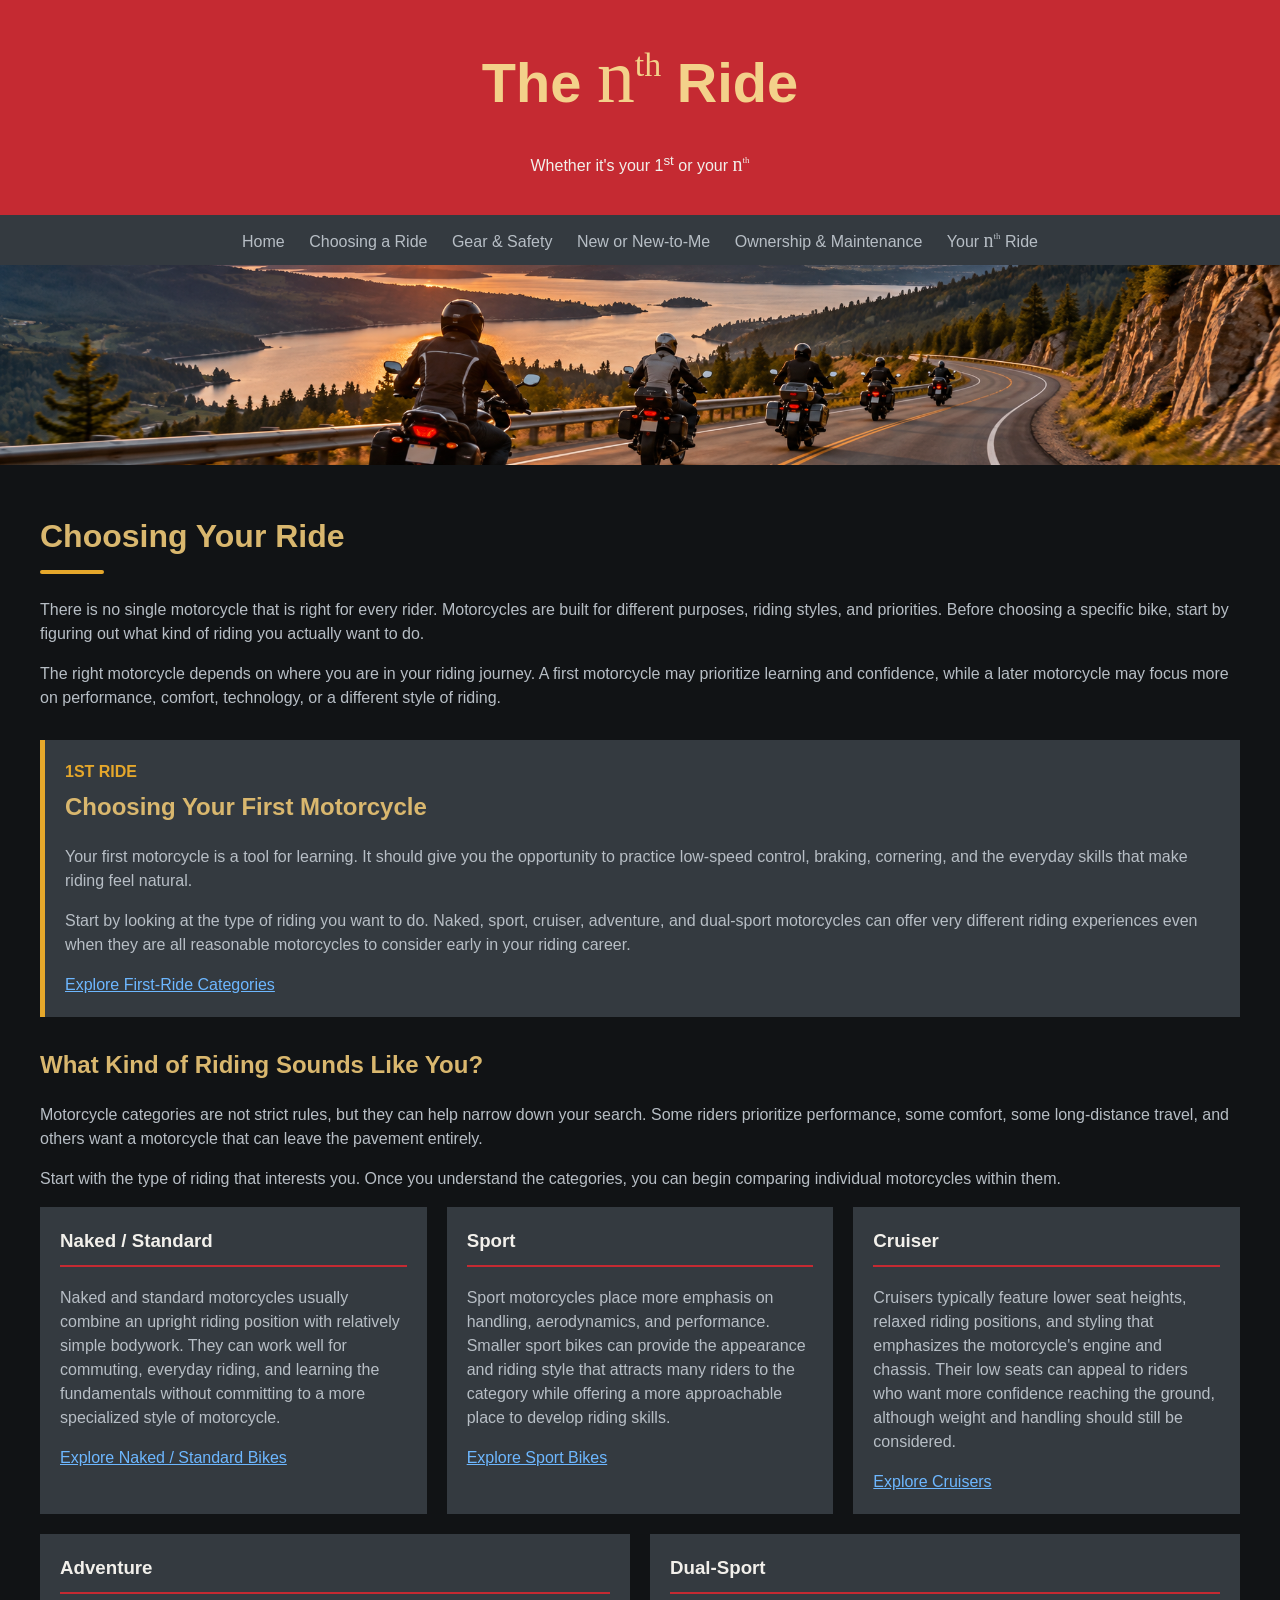
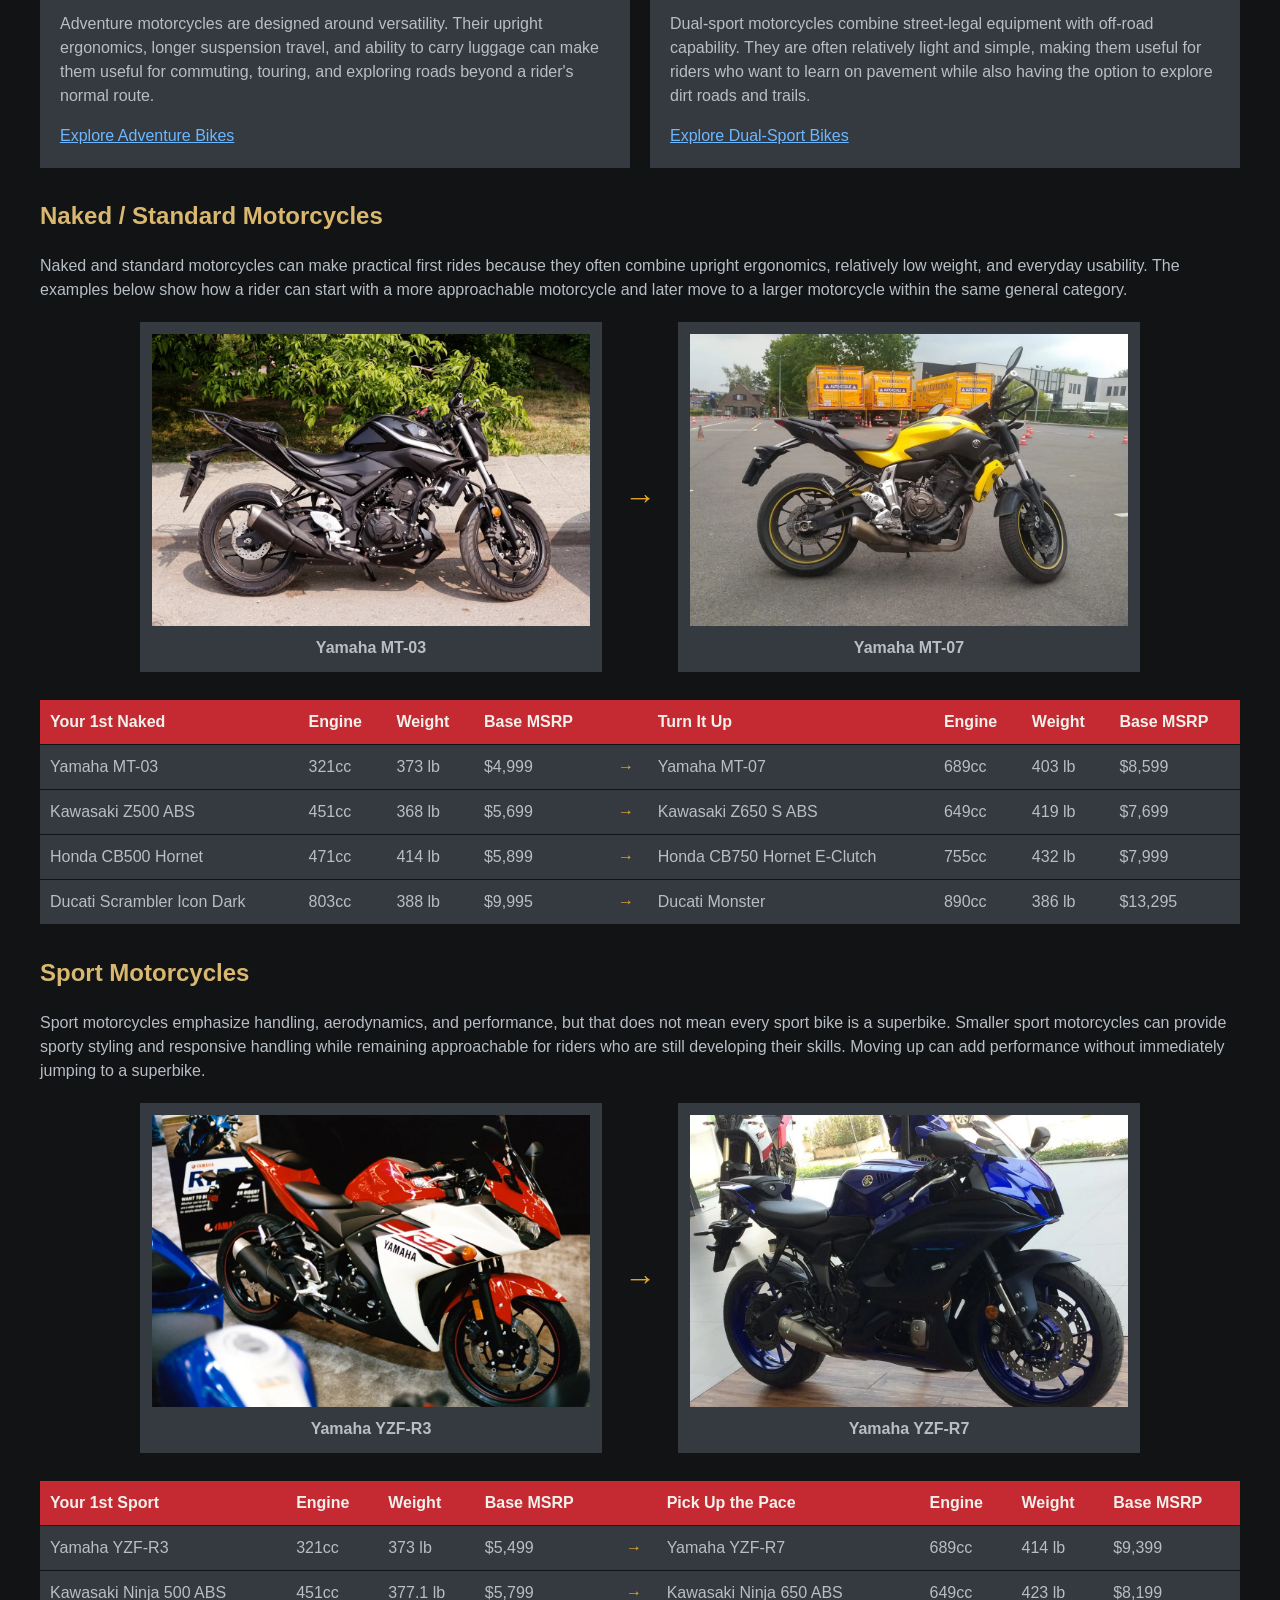
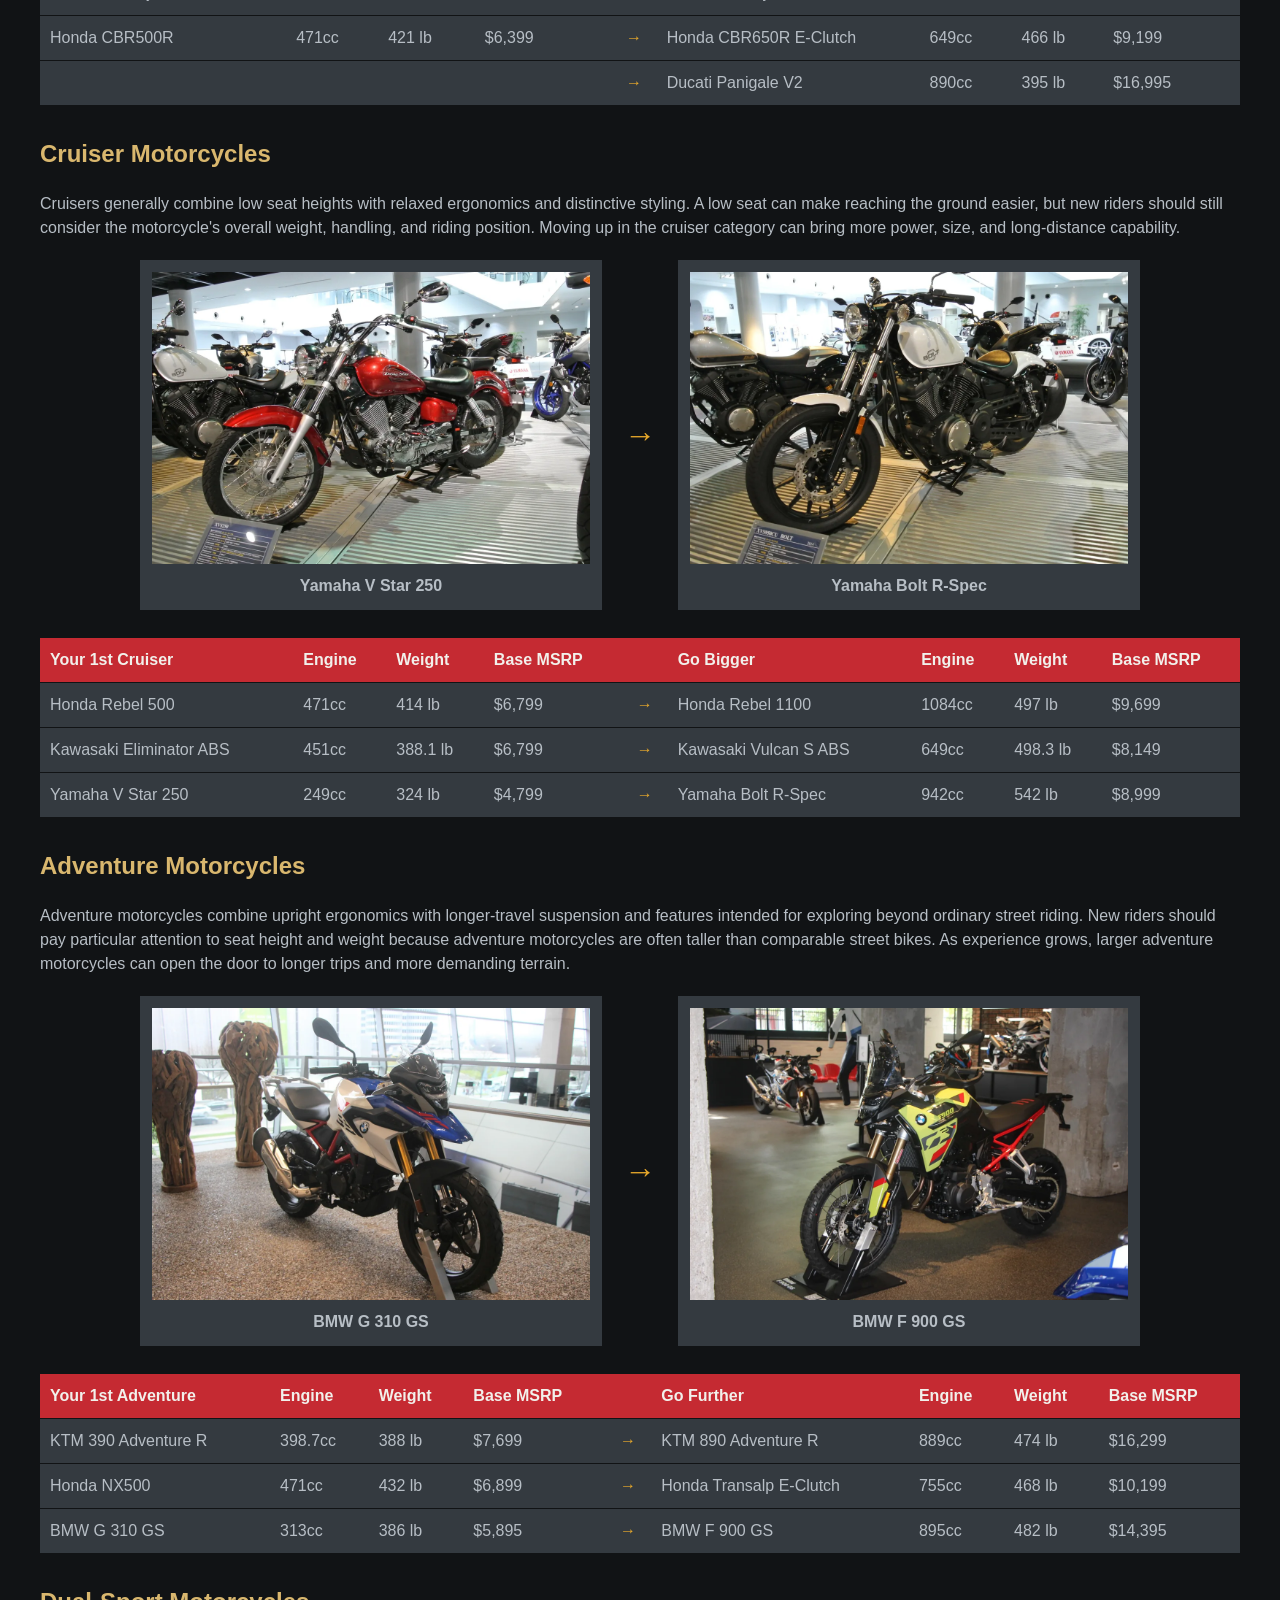
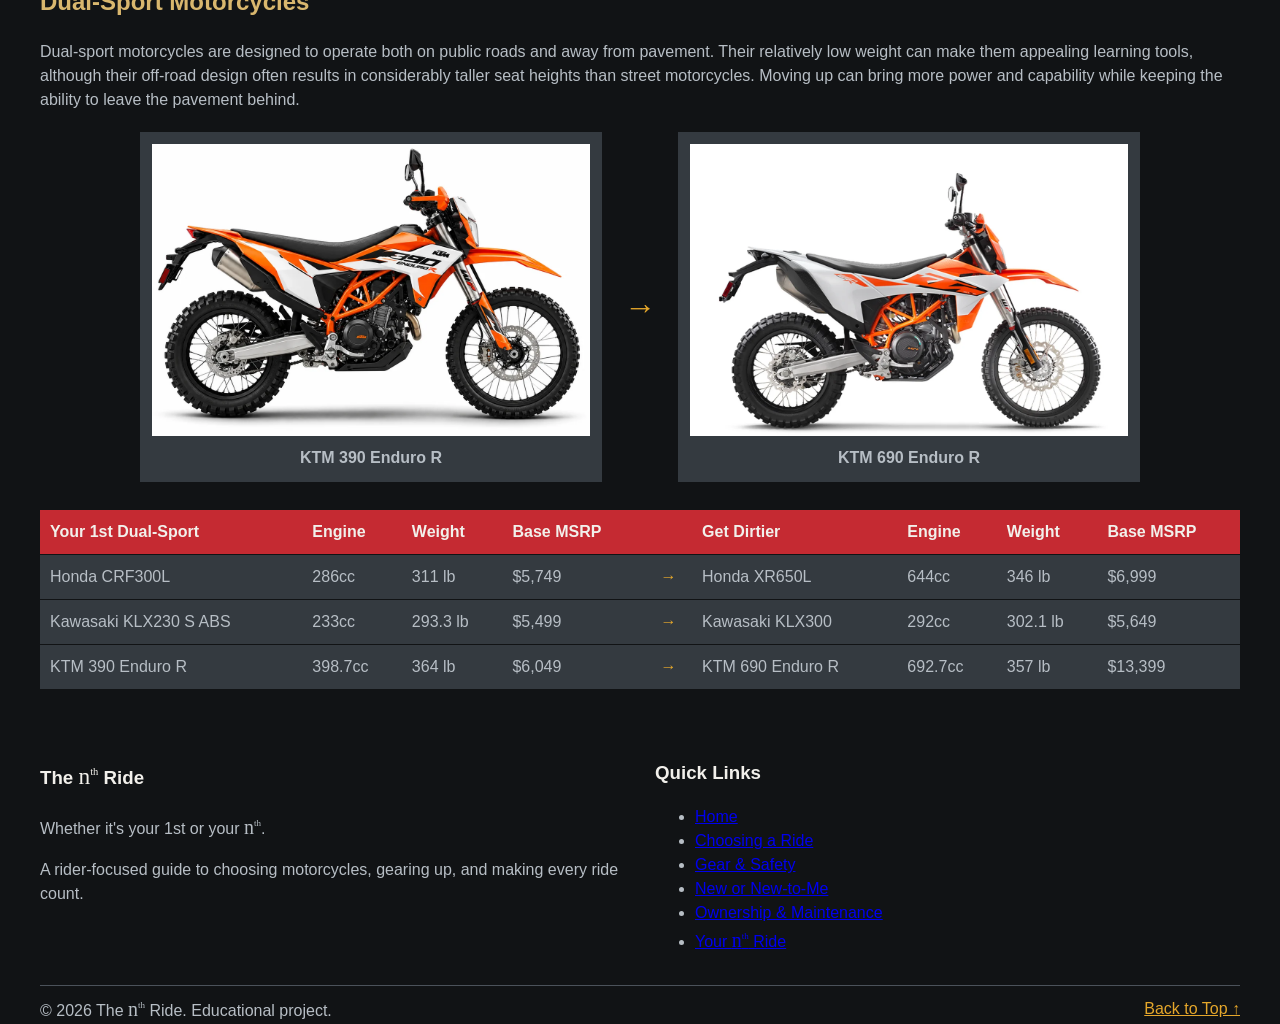
<file: rides.html>
<!DOCTYPE html>
<html lang="en">

<head>
    <title>Choosing a Ride | The nth Ride</title>
    <meta charset="utf-8">
    <meta name="viewport" content="width=device-width, initial-scale=1.0">
    <meta name="description" content="Compare beginner-friendly motorcycles with natural next-step options across naked, sport, cruiser, adventure, and dual-sport categories.">
    <meta name="keywords" content="motorcycle comparison, beginner motorcycles, naked motorcycles, sport motorcycles, cruiser motorcycles, adventure motorcycles, dual-sport motorcycles">
    <link rel="stylesheet" href="css/nthride.css">
</head>


<script async src="https://www.googletagmanager.com/gtag/js?id=G-GZQXSCLF9H"></script>
<script>
  window.dataLayer = window.dataLayer || [];
  function gtag(){dataLayer.push(arguments);}
  gtag("js", new Date());
  gtag("config", "G-GZQXSCLF9H");
</script>
  

<body>

    <header>
        
    <h1 class="site-title">
    The <span class="script-nth">n<sup>th</sup></span> Ride
    </h1>

        <p>Whether it's your 1<sup>st</sup> or your <span class="script-nth">n<sup>th</sup></span></p>
    </header>

    <nav>
        <a href="index.html">Home</a>
        <a href="rides.html">Choosing a Ride</a>
        <a href="gear.html">Gear &amp; Safety</a>
        <a href="used.html">New or New-to-Me</a>
        <a href="maintenance.html">Ownership &amp; Maintenance</a>
        <a href="nthride.html">Your <span class="script-nth">n<sup>th</sup></span> Ride</a>
    </nav>

    <div class="ride-banner">
        <img src="images/Banner.png" alt="Motorcyclists riding together along a scenic mountain road at sunset">
    </div>

    <main>

        <section>
            <h1>Choosing Your Ride</h1>

            <p>
                There is no single motorcycle that is right for every rider.
                Motorcycles are built for different purposes, riding styles, and
                priorities. Before choosing a specific bike, start by figuring out
                what kind of riding you actually want to do.
            </p>

            <p>
                The right motorcycle depends on where you are in your riding journey.
                A first motorcycle may prioritize learning and confidence, while a later
                motorcycle may focus more on performance, comfort, technology, or a
                different style of riding.
            </p>
        </section>

        <section id="first-rides" class="start-here">
            <p class="step-label">1ST RIDE</p>

            <h2>Choosing Your First Motorcycle</h2>

            <p>
                Your first motorcycle is a tool for learning. It should give you the
                opportunity to practice low-speed control, braking, cornering, and the
                everyday skills that make riding feel natural.
            </p>

            <p>
                Start by looking at the type of riding you want to do. Naked, sport,
                cruiser, adventure, and dual-sport motorcycles can offer very different
                riding experiences even when they are all reasonable motorcycles to
                consider early in your riding career.
            </p>

            <a href="#first-categories">Explore First-Ride Categories</a>
        </section>

        <section id="first-categories">
            <h2>What Kind of Riding Sounds Like You?</h2>

            <p>
                Motorcycle categories are not strict rules, but they can help narrow
                down your search. Some riders prioritize performance, some comfort,
                some long-distance travel, and others want a motorcycle that can leave
                the pavement entirely.
            </p>

            <p>
                Start with the type of riding that interests you. Once you understand
                the categories, you can begin comparing individual motorcycles within
                them.
            </p>

            <div class="category-container">

                <div class="category">
                    <h3>Naked / Standard</h3>

                    <p>
                        Naked and standard motorcycles usually combine an upright riding
                        position with relatively simple bodywork. They can work well for
                        commuting, everyday riding, and learning the fundamentals without
                        committing to a more specialized style of motorcycle.
                    </p>

                    <a href="#naked">Explore Naked / Standard Bikes</a>
                </div>

                <div class="category">
                    <h3>Sport</h3>

                    <p>
                        Sport motorcycles place more emphasis on handling, aerodynamics,
                        and performance. Smaller sport bikes can provide the appearance
                        and riding style that attracts many riders to the category while
                        offering a more approachable place to develop riding skills.
                    </p>

                    <a href="#sport">Explore Sport Bikes</a>
                </div>

                <div class="category">
                    <h3>Cruiser</h3>

                    <p>
                        Cruisers typically feature lower seat heights, relaxed riding
                        positions, and styling that emphasizes the motorcycle's engine
                        and chassis. Their low seats can appeal to riders who want more
                        confidence reaching the ground, although weight and handling
                        should still be considered.
                    </p>

                    <a href="#cruiser">Explore Cruisers</a>
                </div>

                <div class="category">
                    <h3>Adventure</h3>

                    <p>
                        Adventure motorcycles are designed around versatility. Their
                        upright ergonomics, longer suspension travel, and ability to carry
                        luggage can make them useful for commuting, touring, and exploring
                        roads beyond a rider's normal route.
                    </p>

                    <a href="#adventure">Explore Adventure Bikes</a>
                </div>

                <div class="category">
                    <h3>Dual-Sport</h3>

                    <p>
                        Dual-sport motorcycles combine street-legal equipment with
                        off-road capability. They are often relatively light and simple,
                        making them useful for riders who want to learn on pavement while
                        also having the option to explore dirt roads and trails.
                    </p>

                    <a href="#dual-sport">Explore Dual-Sport Bikes</a>
                </div>

            </div>
        </section>


        <section id="naked">
            <h2>Naked / Standard Motorcycles</h2>

            <p>
                Naked and standard motorcycles can make practical first rides because
                they often combine upright ergonomics, relatively low weight, and
                everyday usability. The examples below show how a rider can start with
                a more approachable motorcycle and later move to a larger motorcycle
                within the same general category.
            </p>

            <div class="ride-progression">
                <figure>
                    <img src="images/yamaha-mt03-beginner-naked-motorcycle.webp" alt="Yamaha MT-03 naked motorcycle" loading="lazy">
                    <figcaption>Yamaha MT-03</figcaption>
                </figure>

                <span class="progression-arrow" aria-hidden="true">&rarr;</span>

                <figure>
                    <img src="images/yamaha-mt07-mid-naked-motorcycle.webp" alt="Yamaha MT-07 naked motorcycle" loading="lazy">
                    <figcaption>Yamaha MT-07</figcaption>
                </figure>
            </div>

            <table>
                <tr>
                    <th>Your 1st Naked</th>
                    <th>Engine</th>
                    <th>Weight</th>
                    <th>Base MSRP</th>
                    <th></th>
                    <th>Turn It Up</th>
                    <th>Engine</th>
                    <th>Weight</th>
                    <th>Base MSRP</th>
                </tr>

                <tr>
                    <td>Yamaha MT-03</td>
                    <td>321cc</td>
                    <td>373 lb</td>
                    <td>$4,999</td>
                    <td>&rarr;</td>
                    <td>Yamaha MT-07</td>
                    <td>689cc</td>
                    <td>403 lb</td>
                    <td>$8,599</td>
                </tr>

                <tr>
                    <td>Kawasaki Z500 ABS</td>
                    <td>451cc</td>
                    <td>368 lb</td>
                    <td>$5,699</td>
                    <td>&rarr;</td>
                    <td>Kawasaki Z650 S ABS</td>
                    <td>649cc</td>
                    <td>419 lb</td>
                    <td>$7,699</td>
                </tr>

                <tr>
                    <td>Honda CB500 Hornet</td>
                    <td>471cc</td>
                    <td>414 lb</td>
                    <td>$5,899</td>
                    <td>&rarr;</td>
                    <td>Honda CB750 Hornet E-Clutch</td>
                    <td>755cc</td>
                    <td>432 lb</td>
                    <td>$7,999</td>
                </tr>

                <tr>
                    <td>Ducati Scrambler Icon Dark</td>
                    <td>803cc</td>
                    <td>388 lb</td>
                    <td>$9,995</td>
                    <td>&rarr;</td>
                    <td>Ducati Monster</td>
                    <td>890cc</td>
                    <td>386 lb</td>
                    <td>$13,295</td>
                </tr>
            </table>
        </section>


        <section id="sport">
            <h2>Sport Motorcycles</h2>

            <p>
                Sport motorcycles emphasize handling, aerodynamics, and performance,
                but that does not mean every sport bike is a superbike. Smaller sport
                motorcycles can provide sporty styling and responsive handling while
                remaining approachable for riders who are still developing their skills.
                Moving up can add performance without immediately jumping to a superbike.
            </p>

            <div class="ride-progression">
                <figure>
                    <img src="images/yamaha-r3-beginner-sport-motorcycle.webp" alt="Yamaha YZF-R3 sport motorcycle" loading="lazy">
                    <figcaption>Yamaha YZF-R3</figcaption>
                </figure>

                <span class="progression-arrow" aria-hidden="true">&rarr;</span>

                <figure>
                    <img src="images/yamaha-r7-mid-sport-motorcycle.webp" alt="Yamaha YZF-R7 sport motorcycle" loading="lazy">
                    <figcaption>Yamaha YZF-R7</figcaption>
                </figure>
            </div>

            <table>
                <tr>
                    <th>Your 1st Sport</th>
                    <th>Engine</th>
                    <th>Weight</th>
                    <th>Base MSRP</th>
                    <th></th>
                    <th>Pick Up the Pace</th>
                    <th>Engine</th>
                    <th>Weight</th>
                    <th>Base MSRP</th>
                </tr>

                <tr>
                    <td>Yamaha YZF-R3</td>
                    <td>321cc</td>
                    <td>373 lb</td>
                    <td>$5,499</td>
                    <td>&rarr;</td>
                    <td>Yamaha YZF-R7</td>
                    <td>689cc</td>
                    <td>414 lb</td>
                    <td>$9,399</td>
                </tr>

                <tr>
                    <td>Kawasaki Ninja 500 ABS</td>
                    <td>451cc</td>
                    <td>377.1 lb</td>
                    <td>$5,799</td>
                    <td>&rarr;</td>
                    <td>Kawasaki Ninja 650 ABS</td>
                    <td>649cc</td>
                    <td>423 lb</td>
                    <td>$8,199</td>
                </tr>

                <tr>
                    <td>Honda CBR500R</td>
                    <td>471cc</td>
                    <td>421 lb</td>
                    <td>$6,399</td>
                    <td>&rarr;</td>
                    <td>Honda CBR650R E-Clutch</td>
                    <td>649cc</td>
                    <td>466 lb</td>
                    <td>$9,199</td>
                </tr>

                <tr>
                    <td></td>
                    <td></td>
                    <td></td>
                    <td></td>
                    <td>&rarr;</td>
                    <td>Ducati Panigale V2</td>
                    <td>890cc</td>
                    <td>395 lb</td>
                    <td>$16,995</td>
                </tr>
            </table>
        </section>


        <section id="cruiser">
            <h2>Cruiser Motorcycles</h2>

            <p>
                Cruisers generally combine low seat heights with relaxed ergonomics
                and distinctive styling. A low seat can make reaching the ground easier,
                but new riders should still consider the motorcycle's overall weight,
                handling, and riding position. Moving up in the cruiser category can
                bring more power, size, and long-distance capability.
            </p>

            <div class="ride-progression">
                <figure>
                    <img src="images/yamaha-vstar250-beginner-cruiser-motorcycle.webp" alt="Yamaha V Star 250 cruiser motorcycle" loading="lazy">
                    <figcaption>Yamaha V Star 250</figcaption>
                </figure>

                <span class="progression-arrow" aria-hidden="true">&rarr;</span>

                <figure>
                    <img src="images/yamaha-bolt-mid-cruiser-motorcycle.webp" alt="Yamaha Bolt R-Spec cruiser motorcycle" loading="lazy">
                    <figcaption>Yamaha Bolt R-Spec</figcaption>
                </figure>
            </div>

            <table>
                <tr>
                    <th>Your 1st Cruiser</th>
                    <th>Engine</th>
                    <th>Weight</th>
                    <th>Base MSRP</th>
                    <th></th>
                    <th>Go Bigger</th>
                    <th>Engine</th>
                    <th>Weight</th>
                    <th>Base MSRP</th>
                </tr>

                <tr>
                    <td>Honda Rebel 500</td>
                    <td>471cc</td>
                    <td>414 lb</td>
                    <td>$6,799</td>
                    <td>&rarr;</td>
                    <td>Honda Rebel 1100</td>
                    <td>1084cc</td>
                    <td>497 lb</td>
                    <td>$9,699</td>
                </tr>

                <tr>
                    <td>Kawasaki Eliminator ABS</td>
                    <td>451cc</td>
                    <td>388.1 lb</td>
                    <td>$6,799</td>
                    <td>&rarr;</td>
                    <td>Kawasaki Vulcan S ABS</td>
                    <td>649cc</td>
                    <td>498.3 lb</td>
                    <td>$8,149</td>
                </tr>

                <tr>
                    <td>Yamaha V Star 250</td>
                    <td>249cc</td>
                    <td>324 lb</td>
                    <td>$4,799</td>
                    <td>&rarr;</td>
                    <td>Yamaha Bolt R-Spec</td>
                    <td>942cc</td>
                    <td>542 lb</td>
                    <td>$8,999</td>
                </tr>
            </table>
        </section>


        <section id="adventure">
            <h2>Adventure Motorcycles</h2>

            <p>
                Adventure motorcycles combine upright ergonomics with longer-travel
                suspension and features intended for exploring beyond ordinary street
                riding. New riders should pay particular attention to seat height and
                weight because adventure motorcycles are often taller than comparable
                street bikes. As experience grows, larger adventure motorcycles can
                open the door to longer trips and more demanding terrain.
            </p>

            <div class="ride-progression">
                <figure>
                    <img src="images/bmw-g310gs-beginner-adventure-motorcycle.webp" alt="BMW G 310 GS adventure motorcycle" loading="lazy">
                    <figcaption>BMW G 310 GS</figcaption>
                </figure>

                <span class="progression-arrow" aria-hidden="true">&rarr;</span>

                <figure>
                    <img src="images/bmw-f900gs-mid-adventure-motorcycle.webp" alt="BMW F 900 GS adventure motorcycle" loading="lazy">
                    <figcaption>BMW F 900 GS</figcaption>
                </figure>
            </div>

            <table>
                <tr>
                    <th>Your 1st Adventure</th>
                    <th>Engine</th>
                    <th>Weight</th>
                    <th>Base MSRP</th>
                    <th></th>
                    <th>Go Further</th>
                    <th>Engine</th>
                    <th>Weight</th>
                    <th>Base MSRP</th>
                </tr>

                <tr>
                    <td>KTM 390 Adventure R</td>
                    <td>398.7cc</td>
                    <td>388 lb</td>
                    <td>$7,699</td>
                    <td>&rarr;</td>
                    <td>KTM 890 Adventure R</td>
                    <td>889cc</td>
                    <td>474 lb</td>
                    <td>$16,299</td>
                </tr>

                <tr>
                    <td>Honda NX500</td>
                    <td>471cc</td>
                    <td>432 lb</td>
                    <td>$6,899</td>
                    <td>&rarr;</td>
                    <td>Honda Transalp E-Clutch</td>
                    <td>755cc</td>
                    <td>468 lb</td>
                    <td>$10,199</td>
                </tr>

                <tr>
                    <td>BMW G 310 GS</td>
                    <td>313cc</td>
                    <td>386 lb</td>
                    <td>$5,895</td>
                    <td>&rarr;</td>
                    <td>BMW F 900 GS</td>
                    <td>895cc</td>
                    <td>482 lb</td>
                    <td>$14,395</td>
                </tr>
            </table>
        </section>


        <section id="dual-sport">
            <h2>Dual-Sport Motorcycles</h2>

            <p>
                Dual-sport motorcycles are designed to operate both on public roads
                and away from pavement. Their relatively low weight can make them
                appealing learning tools, although their off-road design often results
                in considerably taller seat heights than street motorcycles. Moving up
                can bring more power and capability while keeping the ability to leave
                the pavement behind.
            </p>

            <div class="ride-progression">
                <figure>
                    <img src="images/ktm-390-enduro-r-beginner-dual-sport-motorcycle.webp" alt="AI-generated representation of a KTM 390 Enduro R dual-sport motorcycle" loading="lazy">
                    <figcaption>KTM 390 Enduro R</figcaption>
                </figure>

                <span class="progression-arrow" aria-hidden="true">&rarr;</span>

                <figure>
                    <img src="images/ktm-690-enduro-r-mid-dual-sport-motorcycle.webp" alt="KTM 690 Enduro R dual-sport motorcycle" loading="lazy">
                    <figcaption>KTM 690 Enduro R</figcaption>
                </figure>
            </div>

            <table>
                <tr>
                    <th>Your 1st Dual-Sport</th>
                    <th>Engine</th>
                    <th>Weight</th>
                    <th>Base MSRP</th>
                    <th></th>
                    <th>Get Dirtier</th>
                    <th>Engine</th>
                    <th>Weight</th>
                    <th>Base MSRP</th>
                </tr>

                <tr>
                    <td>Honda CRF300L</td>
                    <td>286cc</td>
                    <td>311 lb</td>
                    <td>$5,749</td>
                    <td>&rarr;</td>
                    <td>Honda XR650L</td>
                    <td>644cc</td>
                    <td>346 lb</td>
                    <td>$6,999</td>
                </tr>

                <tr>
                    <td>Kawasaki KLX230 S ABS</td>
                    <td>233cc</td>
                    <td>293.3 lb</td>
                    <td>$5,499</td>
                    <td>&rarr;</td>
                    <td>Kawasaki KLX300</td>
                    <td>292cc</td>
                    <td>302.1 lb</td>
                    <td>$5,649</td>
                </tr>

                <tr>
                    <td>KTM 390 Enduro R</td>
                    <td>398.7cc</td>
                    <td>364 lb</td>
                    <td>$6,049</td>
                    <td>&rarr;</td>
                    <td>KTM 690 Enduro R</td>
                    <td>692.7cc</td>
                    <td>357 lb</td>
                    <td>$13,399</td>
                </tr>
            </table>
        </section>



    </main>

    <footer>
            <div class="footer-content">
        <div>
            <h3>The <span class="script-nth">n<sup>th</sup></span> Ride</h3>
            <p>Whether it's your 1st or your <span class="script-nth">n<sup>th</sup></span>.</p>
            <p>A rider-focused guide to choosing motorcycles,
               gearing up, and making every ride count.</p>
        </div>

        <div>
            <h3>Quick Links</h3>
            <ul>
                <li><a href="index.html">Home</a></li>
                <li><a href="rides.html">Choosing a Ride</a></li>
                <li><a href="gear.html">Gear &amp; Safety</a></li>
                <li><a href="used.html">New or New-to-Me</a></li>
                <li><a href="maintenance.html">Ownership &amp; Maintenance</a></li>
                <li><a href="nthride.html">Your <span class="script-nth">n<sup>th</sup></span> Ride</a></li>
            </ul>
        </div>
    </div>

    <div class="footer-bottom">
        <p>&copy; 2026 The <span class="script-nth">n<sup>th</sup></span> Ride. Educational project.</p>
        <a href="#">Back to Top &uarr;</a>
    </div>

    </footer>

</body>

</html>
</file>
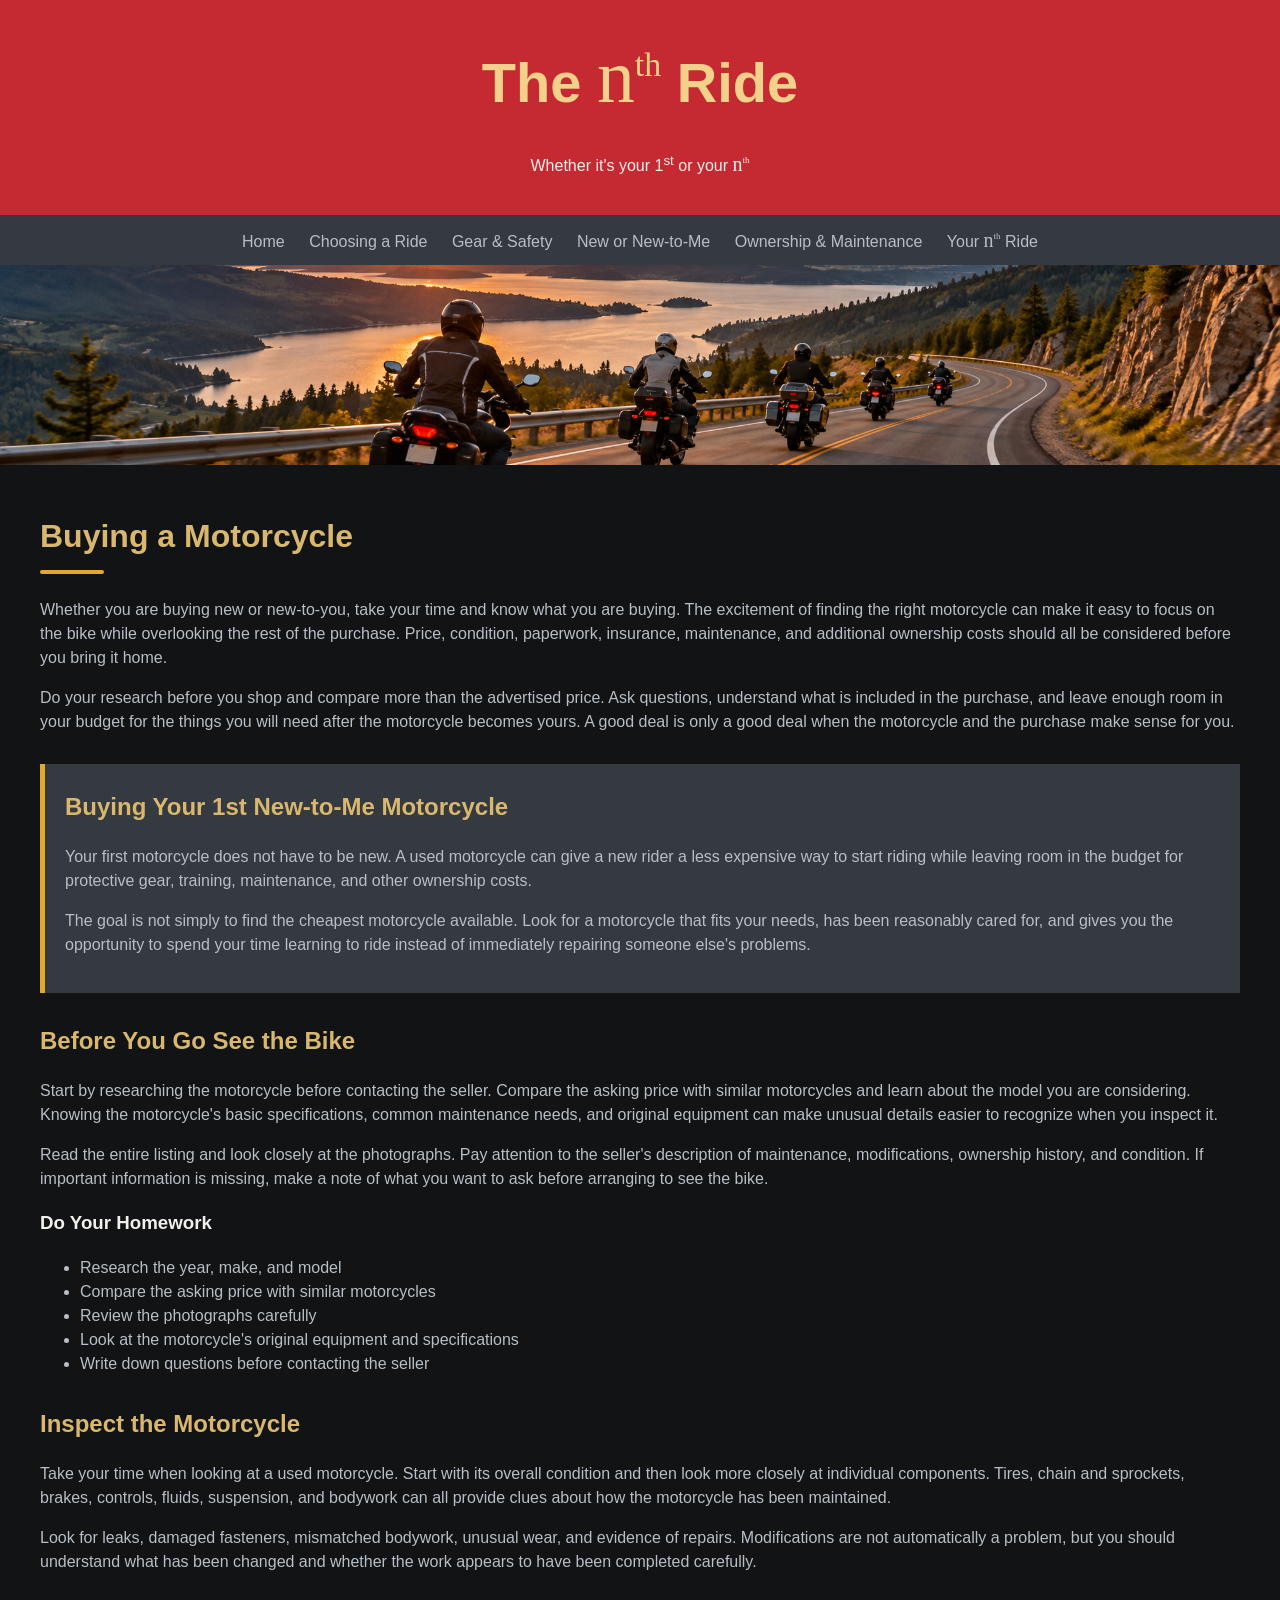
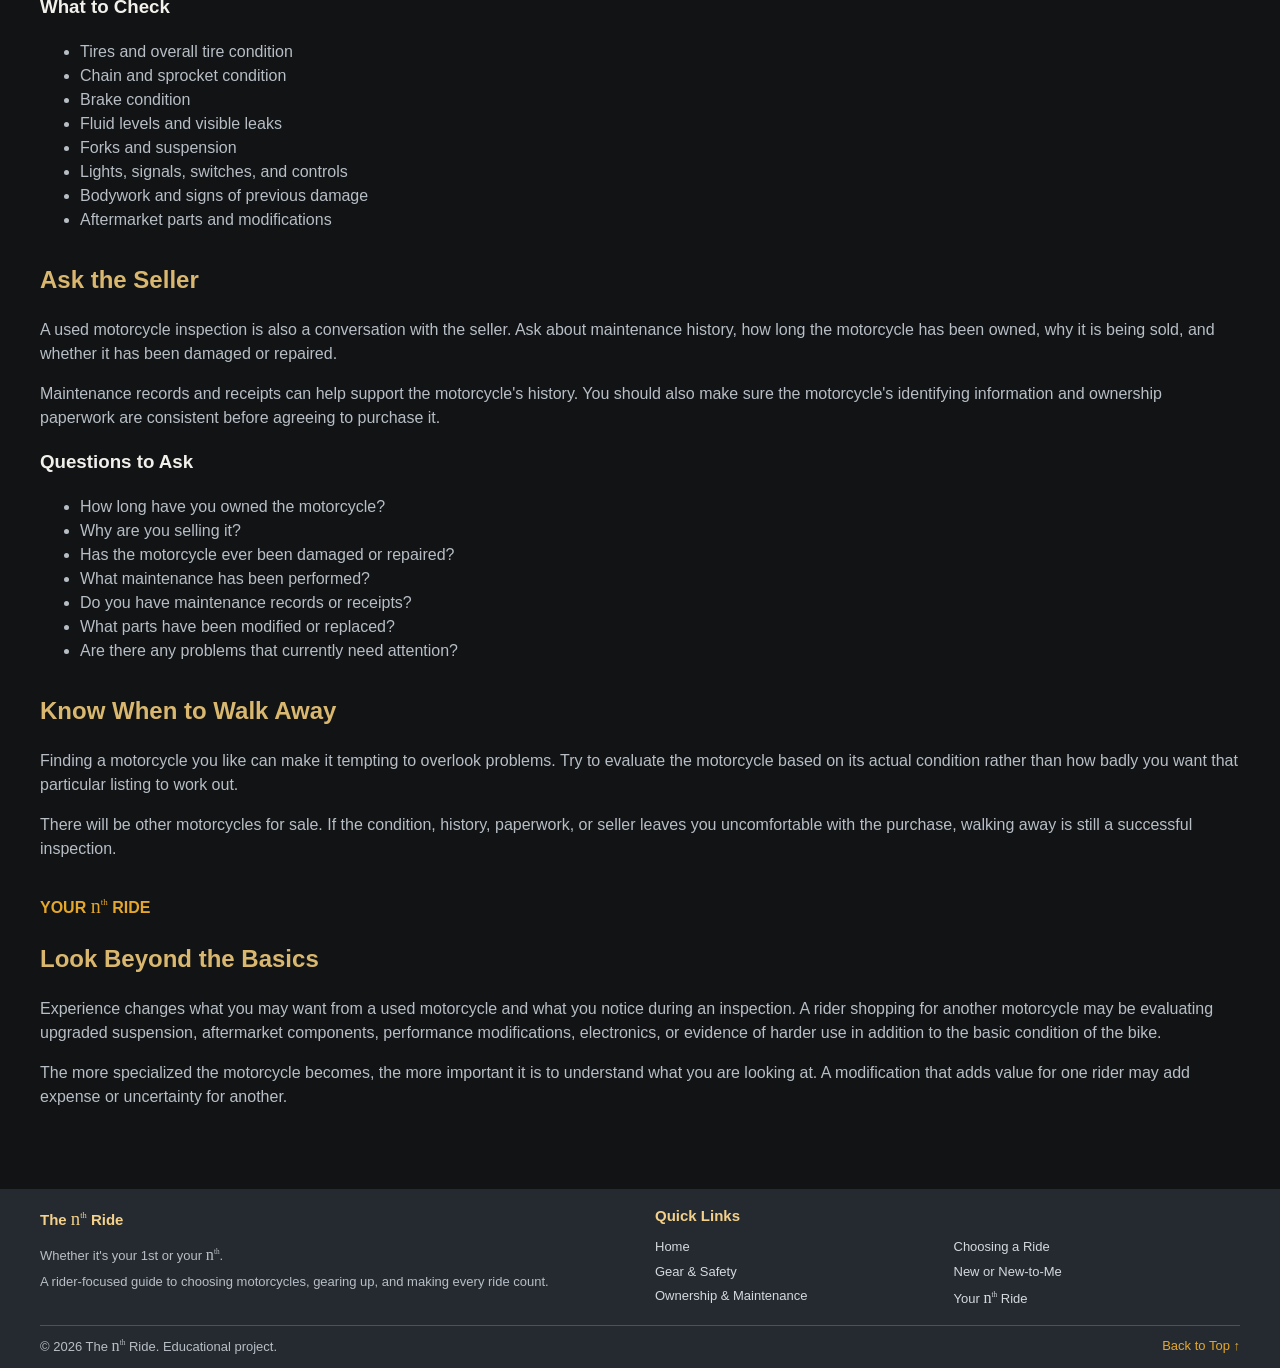
<file: used.html>
<!DOCTYPE html>
<html lang="en">

<head>
    <title>New or New-to-Me | The nth Ride</title>
    <meta charset="utf-8">
    <meta name="viewport" content="width=device-width, initial-scale=1.0">
    <meta name="description" content="Learn the advantages and tradeoffs of buying a new or used motorcycle, including pricing, condition, inspection, and ownership considerations.">
    <meta name="keywords" content="new motorcycle, used motorcycle, buying a motorcycle, motorcycle inspection, motorcycle price, first motorcycle">
    <link rel="stylesheet" href="css/nthride.css">
</head>


<script async src="https://www.googletagmanager.com/gtag/js?id=G-GZQXSCLF9H"></script>
<script>
  window.dataLayer = window.dataLayer || [];
  function gtag(){dataLayer.push(arguments);}
  gtag("js", new Date());
  gtag("config", "G-GZQXSCLF9H");
</script>
  

<body>

    <header>
        
    <h1 class="site-title">
    The <span class="script-nth">n<sup>th</sup></span> Ride
    </h1>

        <p>Whether it's your 1<sup>st</sup> or your <span class="script-nth">n<sup>th</sup></span></p>
    </header>

    <nav>
        <a href="index.html">Home</a>
        <a href="rides.html">Choosing a Ride</a>
        <a href="gear.html">Gear &amp; Safety</a>
        <a href="used.html">New or New-to-Me</a>
        <a href="maintenance.html">Ownership &amp; Maintenance</a>
        <a href="nthride.html">Your <span class="script-nth">n<sup>th</sup></span> Ride</a>
    </nav>

    <div class="ride-banner">
        <img src="images/Banner.png" alt="Motorcyclists riding together on a scenic mountain road at sunset">
    </div>

    <main>

    <section>
    	<h1>Buying a Motorcycle</h1>

        <p>
        Whether you are buying new or new-to-you, take your time and know what
        you are buying. The excitement of finding the right motorcycle can make
        it easy to focus on the bike while overlooking the rest of the purchase.
        Price, condition, paperwork, insurance, maintenance, and additional
        ownership costs should all be considered before you bring it home.
        </p>

        <p>
        Do your research before you shop and compare more than the advertised
        price. Ask questions, understand what is included in the purchase, and
        leave enough room in your budget for the things you will need after the
        motorcycle becomes yours. A good deal is only a good deal when the
        motorcycle and the purchase make sense for you.
        </p>

      </section>


        <section id="first-used" class="start-here">
            <h2>Buying Your 1st New-to-Me Motorcycle</h2>

            <p>
                Your first motorcycle does not have to be new. A used motorcycle can
                give a new rider a less expensive way to start riding while leaving
                room in the budget for protective gear, training, maintenance, and
                other ownership costs.
            </p>

            <p>
                The goal is not simply to find the cheapest motorcycle available.
                Look for a motorcycle that fits your needs, has been reasonably cared
                for, and gives you the opportunity to spend your time learning to ride
                instead of immediately repairing someone else's problems.
            </p>
        </section>


        <section>
            <h2>Before You Go See the Bike</h2>

            <p>
                Start by researching the motorcycle before contacting the seller.
                Compare the asking price with similar motorcycles and learn about the
                model you are considering. Knowing the motorcycle's basic specifications,
                common maintenance needs, and original equipment can make unusual
                details easier to recognize when you inspect it.
            </p>

            <p>
                Read the entire listing and look closely at the photographs. Pay
                attention to the seller's description of maintenance, modifications,
                ownership history, and condition. If important information is missing,
                make a note of what you want to ask before arranging to see the bike.
            </p>

            <h3>Do Your Homework</h3>

            <ul>
                <li>Research the year, make, and model</li>
                <li>Compare the asking price with similar motorcycles</li>
                <li>Review the photographs carefully</li>
                <li>Look at the motorcycle's original equipment and specifications</li>
                <li>Write down questions before contacting the seller</li>
            </ul>
        </section>


        <section>
            <h2>Inspect the Motorcycle</h2>

            <p>
                Take your time when looking at a used motorcycle. Start with its
                overall condition and then look more closely at individual components.
                Tires, chain and sprockets, brakes, controls, fluids, suspension, and
                bodywork can all provide clues about how the motorcycle has been
                maintained.
            </p>

            <p>
                Look for leaks, damaged fasteners, mismatched bodywork, unusual wear,
                and evidence of repairs. Modifications are not automatically a problem,
                but you should understand what has been changed and whether the work
                appears to have been completed carefully.
            </p>

            <h3>What to Check</h3>

            <ul>
                <li>Tires and overall tire condition</li>
                <li>Chain and sprocket condition</li>
                <li>Brake condition</li>
                <li>Fluid levels and visible leaks</li>
                <li>Forks and suspension</li>
                <li>Lights, signals, switches, and controls</li>
                <li>Bodywork and signs of previous damage</li>
                <li>Aftermarket parts and modifications</li>
            </ul>
        </section>


        <section>
            <h2>Ask the Seller</h2>

            <p>
                A used motorcycle inspection is also a conversation with the seller.
                Ask about maintenance history, how long the motorcycle has been owned,
                why it is being sold, and whether it has been damaged or repaired.
            </p>

            <p>
                Maintenance records and receipts can help support the motorcycle's
                history. You should also make sure the motorcycle's identifying
                information and ownership paperwork are consistent before agreeing
                to purchase it.
            </p>

            <h3>Questions to Ask</h3>

            <ul>
                <li>How long have you owned the motorcycle?</li>
                <li>Why are you selling it?</li>
                <li>Has the motorcycle ever been damaged or repaired?</li>
                <li>What maintenance has been performed?</li>
                <li>Do you have maintenance records or receipts?</li>
                <li>What parts have been modified or replaced?</li>
                <li>Are there any problems that currently need attention?</li>
            </ul>
        </section>


        <section>
            <h2>Know When to Walk Away</h2>

            <p>
                Finding a motorcycle you like can make it tempting to overlook
                problems. Try to evaluate the motorcycle based on its actual condition
                rather than how badly you want that particular listing to work out.
            </p>

            <p>
                There will be other motorcycles for sale. If the condition, history,
                paperwork, or seller leaves you uncomfortable with the purchase,
                walking away is still a successful inspection.
            </p>
        </section>


        <section id="nth-used">
            <p class="step-label">YOUR <span class="script-nth">n<sup>th</sup></span> RIDE</p>

            <h2>Look Beyond the Basics</h2>

            <p>
                Experience changes what you may want from a used motorcycle and what
                you notice during an inspection. A rider shopping for another
                motorcycle may be evaluating upgraded suspension, aftermarket
                components, performance modifications, electronics, or evidence of
                harder use in addition to the basic condition of the bike.
            </p>

            <p>
                The more specialized the motorcycle becomes, the more important it is
                to understand what you are looking at. A modification that adds value
                for one rider may add expense or uncertainty for another.
            </p>
        </section>

    </main>

<footer class="site-footer">
    <div class="footer-content">
        <div>
            <h3>The <span class="script-nth">n<sup>th</sup></span> Ride</h3>
            <p>Whether it's your 1st or your <span class="script-nth">n<sup>th</sup></span>.</p>
            <p>A rider-focused guide to choosing motorcycles,
               gearing up, and making every ride count.</p>
        </div>

        <div>
            <h3>Quick Links</h3>
            <ul>
                <li><a href="index.html">Home</a></li>
                <li><a href="rides.html">Choosing a Ride</a></li>
                <li><a href="gear.html">Gear &amp; Safety</a></li>
                <li><a href="used.html">New or New-to-Me</a></li>
                <li><a href="maintenance.html">Ownership &amp; Maintenance</a></li>
                <li><a href="nthride.html">Your <span class="script-nth">n<sup>th</sup></span> Ride</a></li>
            </ul>
        </div>
    </div>

    <div class="footer-bottom">
        <p>&copy; 2026 The <span class="script-nth">n<sup>th</sup></span> Ride. Educational project.</p>
        <a href="#">Back to Top &uarr;</a>
    </div>
</footer>

</body>

</html>
</file>
<file: css/nthride.css>
:root {
    --text: #b7bec5;
    --heading: #f2f0eb;
    --background: #111315;
    --primary: #c52a32;
    --secondary: #343a40;
    --accent: #e5a72b;
    --link: #6db7ff;
    --section-heading: #d9b76e;
}


body {
    background-color: var(--background);
    color: var(--text);
    font-family: Arial, Helvetica, sans-serif;
    margin: 0;
    line-height: 1.5;
}

h1, h2, h3, h4 {
    color: var(--heading);
}

main h1 {
    color: var(--section-heading);
    font-size: 2rem;
    margin-bottom: 24px;
}

main h1::after {
    content: "";
    display: block;
    width: 64px;
    height: 4px;
    background-color: var(--accent);
    border-radius: 2px;
    margin-top: 10px;
}


main h2 {
    color: var(--section-heading);
}

header {
    background-color: var(--primary);
    color: var(--heading);
    text-align: center;
    padding: 20px;
}

header p {
    color: var(--heading);
}


.site-title {
    font-family: Arial, Helvetica, sans-serif;
    font-size: 3.5rem;
    font-weight: 700;
    color: #f3d18a;
    margin: 0 0 12px;
}

.site-title .script-nth {
    font-family: "Segoe Print", "Comic Sans MS", cursive;
    font-size: 1.35em;
    font-weight: 400;
}

.site-title .script-nth sup {
    font-size: 0.45em;
    vertical-align: super;
    line-height: 0;
}

.script-nth {
    font-family: "Segoe Print", "Comic Sans MS", cursive;
    font-size: 1.25em;
    font-weight: 400;
}

.script-nth sup {
    font-size: 0.45em;
    vertical-align: super;
    line-height: 0;
}


/* Shared panoramic motorcycle banner */
.ride-banner img {
    display: block;
    width: 100%;
    height: 200px;
    object-fit: cover;
    object-position: center 60%;
}

nav {
    background-color: var(--secondary);
    text-align: center;
    padding: 10px;
}

nav a {
    color: var(--text);
    text-decoration: none;
    padding: 10px;
}

nav a:hover {
    color: var(--accent);
}

main {
    max-width: 1200px;
    margin: auto;
    padding: 20px;
}

section {
    margin-bottom: 30px;
}

.start-here {
    background-color: var(--secondary);
    border-left: 5px solid var(--accent);
    padding: 20px;
}

.step-label {
    color: var(--accent);
    font-weight: bold;
    margin: 0;
}

.start-here h2 {
    margin-top: 5px;
}

.path-container {
    display: flex;
    gap: 20px;
}

.path {
    flex: 1;
    background-color: var(--secondary);
    padding: 20px;
}

.path h3 {
    border-bottom: 2px solid var(--primary);
    padding-bottom: 10px;
    margin-top: 0;
}

.category-container {
    display: flex;
    flex-wrap: wrap;
    gap: 20px;
}

.category {
    flex: 1 1 300px;
    background-color: var(--secondary);
    padding: 20px;
}

.category h3 {
    border-bottom: 2px solid var(--primary);
    padding-bottom: 10px;
    margin-top: 0;
}

table {
    width: 100%;
    border-collapse: collapse;
    background-color: var(--secondary);
}

th,
td {
    padding: 10px;
    text-align: left;
    border-bottom: 1px solid var(--background);
}

th {
    background-color: var(--primary);
    color: var(--heading);
}

td:nth-child(5),
th:nth-child(5) {
    text-align: center;
    color: var(--accent);
    font-weight: bold;
}

main a {
    color: var(--link);
}

main a:hover {
    color: var(--accent);
}


/* Motorcycle progression preview */
.ride-progression {
    display: flex;
    align-items: center;
    justify-content: center;
    gap: 22px;
    margin: 20px auto 28px;
    max-width: 1000px;
}

.ride-progression figure {
    flex: 1 1 0;
    max-width: 470px;
    margin: 0;
    background-color: var(--secondary);
    padding: 12px;
}

.ride-progression img {
    display: block;
    width: 100%;
    height: auto;
}

.ride-progression figcaption {
    margin-top: 10px;
    font-weight: bold;
    text-align: center;
}

.progression-arrow {
    color: var(--accent);
    font-size: 2rem;
    font-weight: bold;
}

form {
    max-width: 600px;
    margin-top: 20px;
}

form p {
    margin-bottom: 16px;
}

form label {
    display: block;
    margin-bottom: 6px;
    font-weight: bold;
}

form input[type="text"],
form input[type="email"],
form select,
form textarea {
    width: 100%;
    box-sizing: border-box;
    padding: 8px;
}

form textarea {
    resize: vertical;
}

form input[type="submit"] {
    padding: 8px 18px;
    cursor: pointer;
}

.safety-video video {
    display: block;
    width: 100%;
    max-width: 700px;
    height: auto;
    margin-top: 15px;
}

/* Tablet */
@media (max-width: 1024px) {

    main {
        padding: 20px;
    }

    nav a {
        padding: 8px;
    }

}

/* Smartphone */
@media (max-width: 600px) {

    header {
        padding: 15px;
    }

    nav a {
        display: block;
        padding: 8px;
    }

    main {
        padding: 15px;
    }

    .ride-progression {
        flex-direction: column;
    }

    .progression-arrow {
        transform: rotate(90deg);
    }

    table {
        display: block;
        overflow-x: auto;
        white-space: nowrap;
    }

    .path-container {
        display: block;
    }

    .path {
        margin-bottom: 20px;
    }
}


.site-footer {
    background-color: #252a30;
    color: var(--text);
    font-size: 13px;
    padding: 16px 20px 10px;
    margin-top: 30px;
}

.footer-content {
    max-width: 1200px;
    margin: auto;
    display: grid;
    grid-template-columns: 1fr 1fr;
    gap: 30px;
}

.site-footer h3 {
    color: #f3d18a;
    font-size: 15px;
    margin: 0 0 10px;
}

.site-footer p {
    margin: 5px 0;
}

.site-footer ul {
    list-style: none;
    padding: 0;
    margin: 0;
    display: grid;
    grid-template-columns: repeat(2, minmax(0, 1fr));
    gap: 5px 12px;
}

.site-footer li {
    margin: 0;
}

.site-footer a {
    color: #d4d9de;
    text-decoration: none;
}

.site-footer a:hover {
    color: var(--accent);
    text-decoration: underline;
}

.footer-bottom {
    max-width: 1200px;
    margin: 14px auto 0;
    padding-top: 8px;
    border-top: 1px solid #4b525a;
    display: flex;
    justify-content: space-between;
    align-items: center;
    gap: 12px;
}

.footer-bottom p {
    margin: 0;
}

.footer-bottom a {
    color: var(--accent);
}

@media (max-width: 600px) {
    .footer-content {
        grid-template-columns: 1fr;
        gap: 15px;
    }

    .site-footer ul {
        grid-template-columns: 1fr 1fr;
    }

    .footer-bottom {
        flex-direction: column;
        align-items: flex-start;
    }
}
</file>
